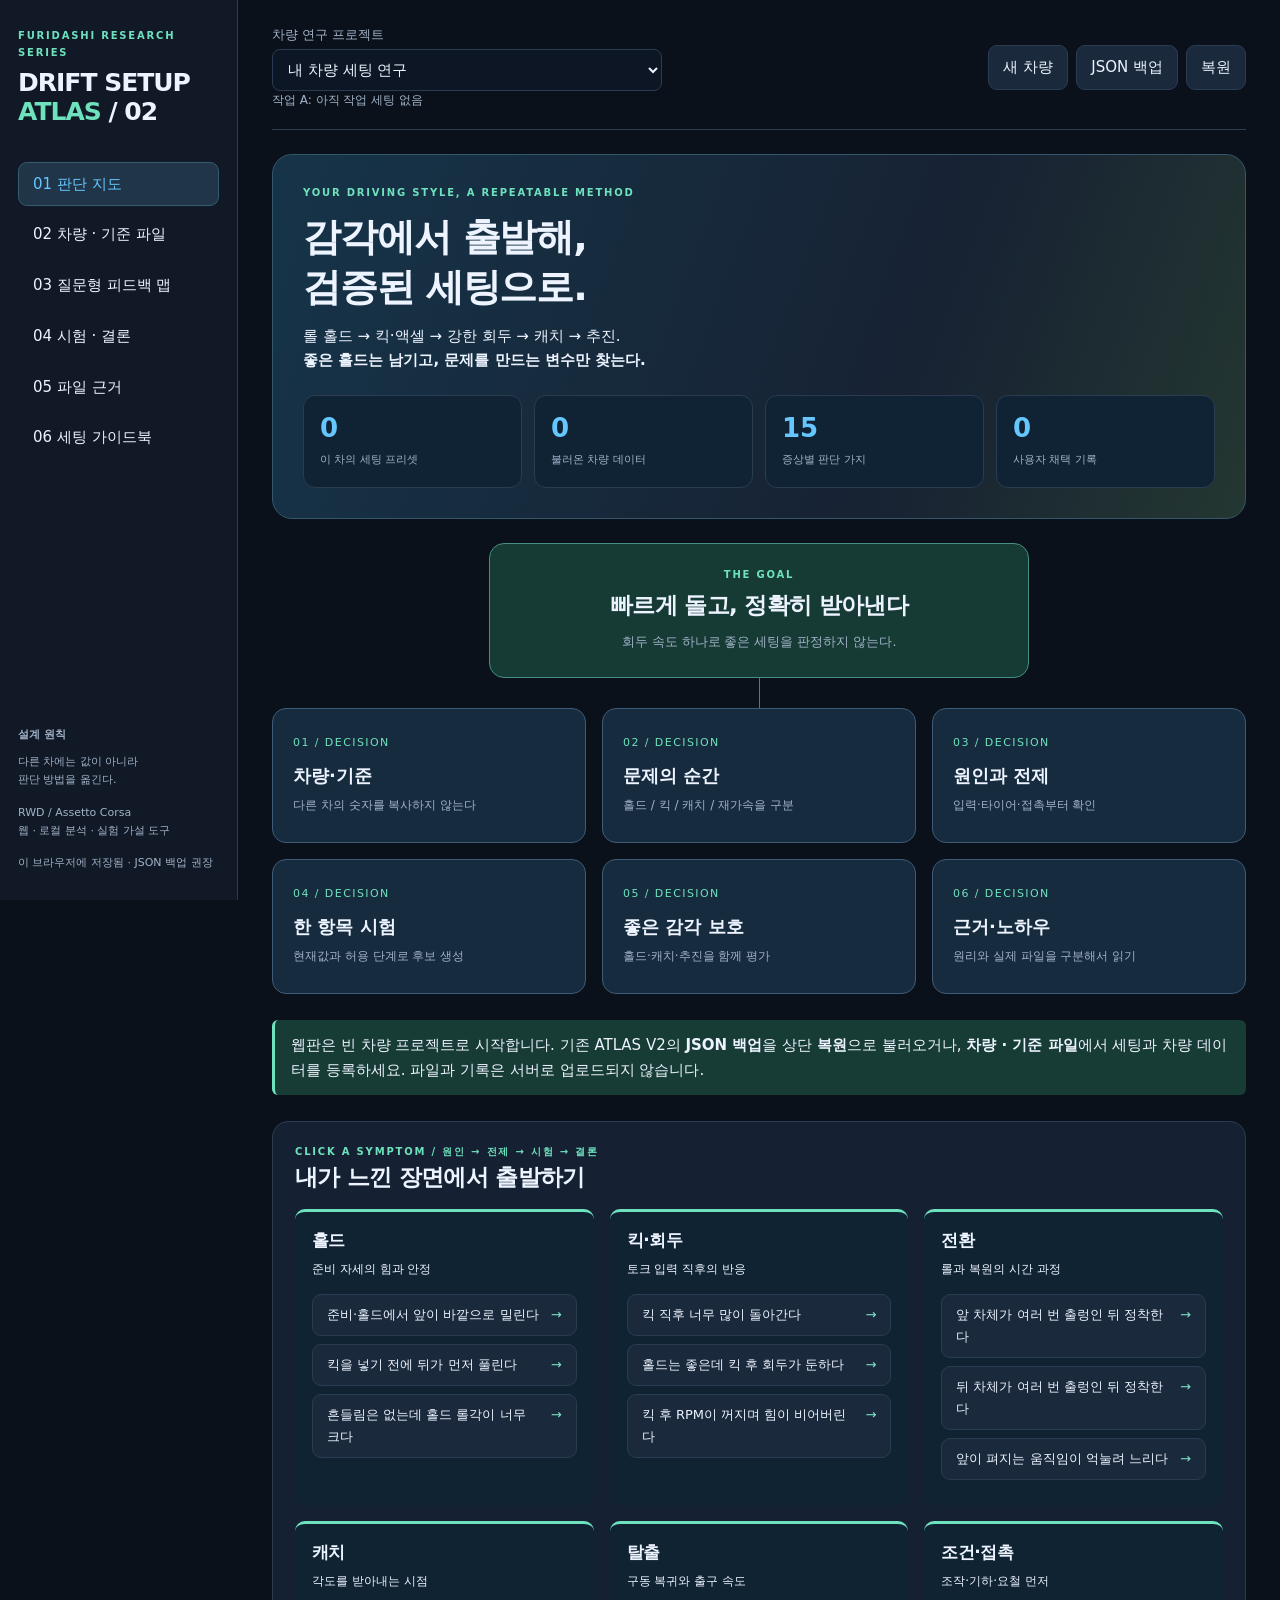
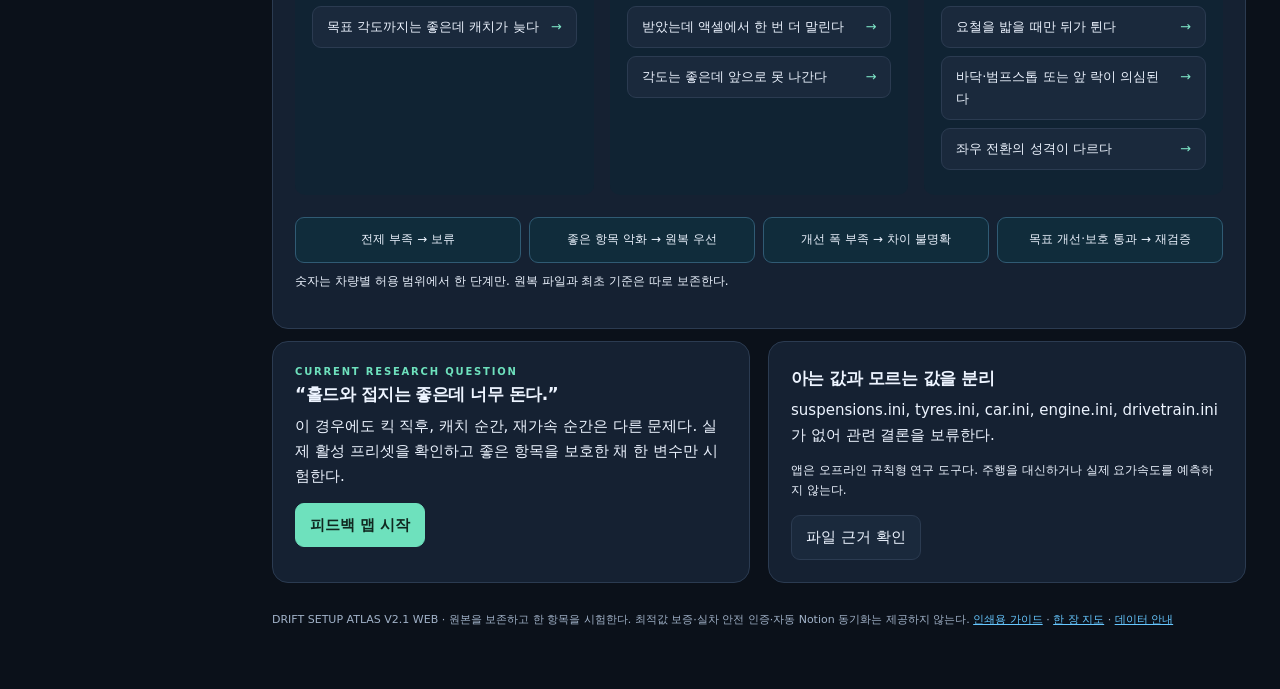
<file: drift-setup-atlas/index.html>
<!DOCTYPE html><html lang="ko"><head><meta charset="UTF-8"><meta name="viewport" content="width=device-width,initial-scale=1"><meta name="color-scheme" content="dark"><meta name="atlas-version" content="2.1.0-web"><meta name="referrer" content="no-referrer"><meta name="description" content="아세토 코르사 드리프트 세팅 판단 지도: 차량 파일 분석, 피드백 진단, A/B 시험과 INI 내보내기. 데이터는 브라우저에서 처리합니다."><meta http-equiv="Content-Security-Policy" content="default-src 'self'; script-src 'self' 'unsafe-inline'; style-src 'self' 'unsafe-inline'; img-src 'self' data: blob:; connect-src 'none'; object-src 'none'; base-uri 'self'; form-action 'none'"><title>DRIFT SETUP ATLAS · 세팅 판단 지도</title><link rel="stylesheet" href="style.css"><link rel="stylesheet" href="feedback.css?v=2.1.0"></head><body><div class="layout"><aside class="side"><div class="eyebrow">FURIDASHI RESEARCH SERIES</div><div class="brand">DRIFT SETUP<br><span>ATLAS</span> / 02</div><nav><button class="nav" data-tab="map">01 판단 지도</button><button class="nav" data-tab="files">02 차량 · 기준 파일</button><button class="nav" data-tab="feedback">03 질문형 피드백 맵</button><button class="nav" data-tab="experiment">04 시험 · 결론</button><button class="nav" data-tab="evidence">05 파일 근거</button><button class="nav" data-tab="guide">06 세팅 가이드북</button></nav><div class="bottom"><strong>설계 원칙</strong><p>다른 차에는 값이 아니라<br>판단 방법을 옮긴다.</p><p>RWD / Assetto Corsa<br>웹 · 로컬 분석 · 실험 가설 도구</p><span id="storage"></span></div></aside><main><div class="topbar"><div class="grow"><label for="projectSelect">차량 연구 프로젝트</label><select id="projectSelect"></select><div class="current-title">작업 A: <span id="currentLabel"></span></div></div><div class="actions"><button data-action="newProject">새 차량</button><button data-action="backup">JSON 백업</button><button data-action="restore">복원</button></div></div><div id="content"></div><footer class="footer">DRIFT SETUP ATLAS V2.1 WEB · 원본을 보존하고 한 항목을 시험한다. 최적값 보증·실차 안전 인증·자동 Notion 동기화는 제공하지 않는다. <a href="guide.html" target="_blank" rel="noopener">인쇄용 가이드</a> · <a href="quick-map.html" target="_blank" rel="noopener">한 장 지도</a> · <a href="privacy.html" target="_blank" rel="noopener">데이터 안내</a></footer></main></div><input type="file" id="restoreInput" accept=".json" hidden><div class="toast hidden" id="toast" role="status"></div>
<script id="atlas-data" type="application/json">{}</script>
<script src="atlas-data.js"></script>
<script src="engine.js"></script>
<script src="app.js"></script>
<script src="feedback-model.js?v=2.1.0"></script>
<script src="feedback-ui.js?v=2.1.0"></script>
</body></html>
</file>
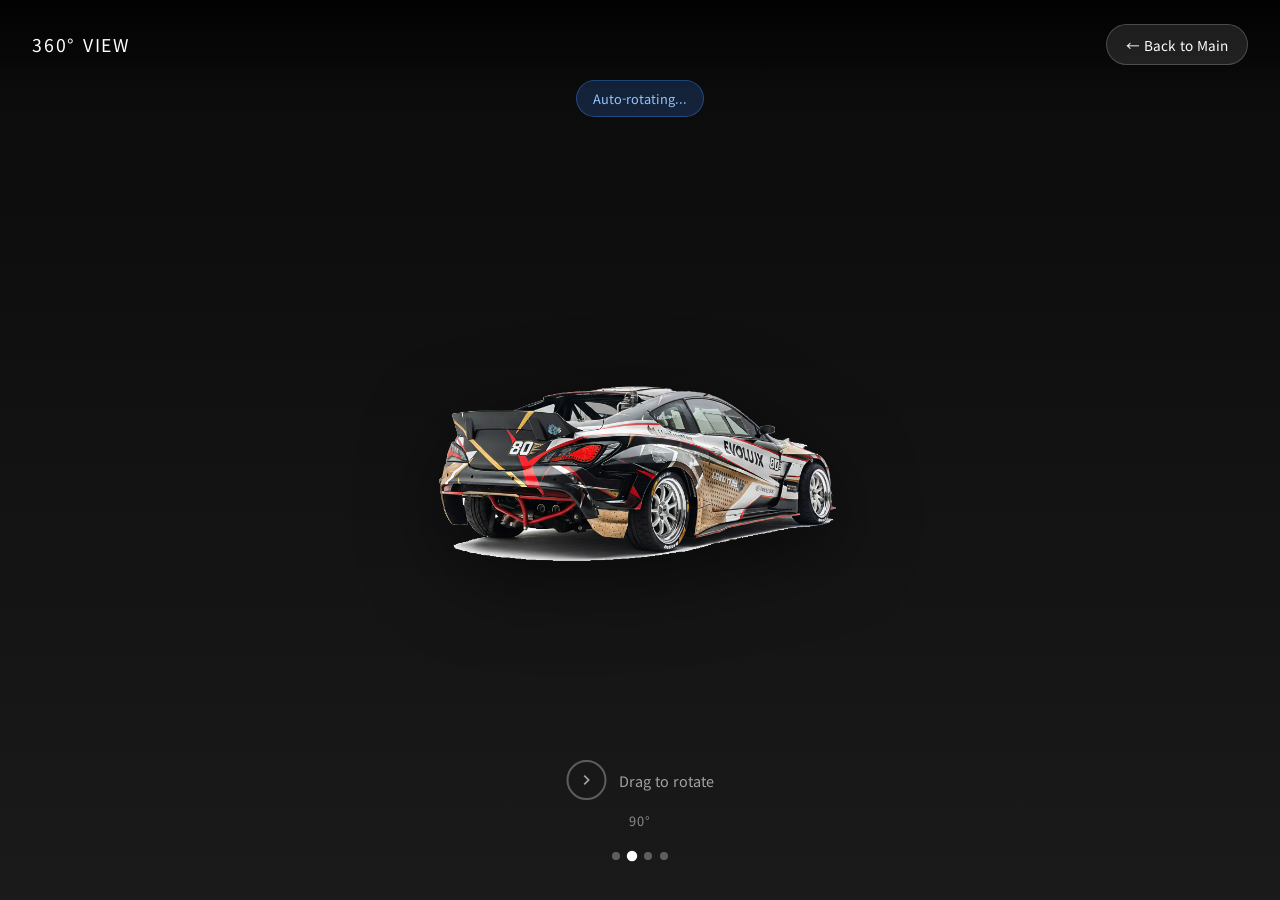
<file: 360view.html>
<!DOCTYPE html>
<html lang="ko">
<head>
    <meta charset="UTF-8">
    <meta name="viewport" content="width=device-width, initial-scale=1.0">
    <title>360° Car View - Move Automotive</title>
    <link href="https://fonts.googleapis.com/css2?family=Noto+Sans+KR:wght@300;400;500;700&display=swap" rel="stylesheet">
    <style>
        * { margin: 0; padding: 0; box-sizing: border-box; }
        body {
            font-family: 'Noto Sans KR', sans-serif;
            background: linear-gradient(180deg, #0a0a0a 0%, #1a1a1a 100%);
            color: white;
            min-height: 100vh;
            overflow: hidden;
        }

        .header {
            padding: 1.5rem 2rem;
            display: flex;
            justify-content: space-between;
            align-items: center;
            position: fixed;
            top: 0;
            left: 0;
            right: 0;
            z-index: 100;
            background: linear-gradient(180deg, rgba(0,0,0,0.8) 0%, transparent 100%);
        }
        .header h1 {
            font-size: 1.1rem;
            font-weight: 400;
            letter-spacing: 0.1em;
        }
        .back-btn {
            padding: 0.6rem 1.2rem;
            background: rgba(255,255,255,0.1);
            border: 1px solid rgba(255,255,255,0.2);
            color: white;
            text-decoration: none;
            border-radius: 25px;
            font-size: 0.85rem;
            transition: all 0.3s;
        }
        .back-btn:hover {
            background: rgba(255,255,255,0.2);
        }

        .viewer-container {
            height: 100vh;
            display: flex;
            align-items: center;
            justify-content: center;
            cursor: grab;
            user-select: none;
            position: relative;
        }
        .viewer-container:active {
            cursor: grabbing;
        }

        .car-viewer {
            position: relative;
            width: 90vw;
            max-width: 1000px;
            height: 70vh;
            display: flex;
            align-items: center;
            justify-content: center;
        }

        .car-image {
            position: absolute;
            max-width: 100%;
            max-height: 100%;
            object-fit: contain;
            opacity: 0;
            transition: opacity 0.15s ease;
            pointer-events: none;
            filter: drop-shadow(0 20px 40px rgba(0,0,0,0.5));
        }
        .car-image.active {
            opacity: 1;
        }

        .drag-hint {
            position: fixed;
            bottom: 100px;
            left: 50%;
            transform: translateX(-50%);
            display: flex;
            align-items: center;
            gap: 12px;
            color: rgba(255,255,255,0.6);
            font-size: 0.9rem;
            animation: pulse 2s ease-in-out infinite;
        }
        .drag-icon {
            width: 40px;
            height: 40px;
            border: 2px solid rgba(255,255,255,0.3);
            border-radius: 50%;
            display: flex;
            align-items: center;
            justify-content: center;
            animation: dragAnim 2s ease-in-out infinite;
        }
        .drag-icon svg {
            width: 20px;
            height: 20px;
            fill: rgba(255,255,255,0.6);
        }
        @keyframes pulse {
            0%, 100% { opacity: 0.6; }
            50% { opacity: 1; }
        }
        @keyframes dragAnim {
            0%, 100% { transform: translateX(0); }
            25% { transform: translateX(-5px); }
            75% { transform: translateX(5px); }
        }

        .progress-dots {
            position: fixed;
            bottom: 40px;
            left: 50%;
            transform: translateX(-50%);
            display: flex;
            gap: 8px;
        }
        .dot {
            width: 8px;
            height: 8px;
            border-radius: 50%;
            background: rgba(255,255,255,0.3);
            transition: all 0.3s;
        }
        .dot.active {
            background: white;
            transform: scale(1.3);
        }

        .angle-indicator {
            position: fixed;
            bottom: 70px;
            left: 50%;
            transform: translateX(-50%);
            font-size: 0.8rem;
            color: rgba(255,255,255,0.5);
            letter-spacing: 0.1em;
        }

        /* 자동 회전 힌트 */
        .auto-rotate-hint {
            position: fixed;
            top: 80px;
            left: 50%;
            transform: translateX(-50%);
            background: rgba(59, 130, 246, 0.2);
            border: 1px solid rgba(59, 130, 246, 0.4);
            padding: 0.5rem 1rem;
            border-radius: 20px;
            font-size: 0.8rem;
            color: #93c5fd;
            opacity: 0;
            transition: opacity 0.3s;
        }
        .auto-rotate-hint.visible {
            opacity: 1;
        }
    </style>
</head>
<body>
    <div class="header">
        <h1>360° VIEW</h1>
        <a href="index.html" class="back-btn">← Back to Main</a>
    </div>

    <div class="auto-rotate-hint" id="autoRotateHint">Auto-rotating...</div>

    <div class="viewer-container" id="viewer">
        <div class="car-viewer">
            <img src="images/360/1.png" class="car-image active" data-index="0" alt="Car View 1">
            <img src="images/360/2.png" class="car-image" data-index="1" alt="Car View 2">
            <img src="images/360/3.png" class="car-image" data-index="2" alt="Car View 3">
            <img src="images/360/4.png" class="car-image" data-index="3" alt="Car View 4">
        </div>
    </div>

    <div class="drag-hint" id="dragHint">
        <div class="drag-icon">
            <svg viewBox="0 0 24 24"><path d="M10 6L8.59 7.41 13.17 12l-4.58 4.59L10 18l6-6z"/></svg>
        </div>
        <span>Drag to rotate</span>
    </div>

    <div class="angle-indicator" id="angleIndicator">0°</div>

    <div class="progress-dots">
        <div class="dot active" data-index="0"></div>
        <div class="dot" data-index="1"></div>
        <div class="dot" data-index="2"></div>
        <div class="dot" data-index="3"></div>
    </div>

    <script>
        const viewer = document.getElementById('viewer');
        const images = document.querySelectorAll('.car-image');
        const dots = document.querySelectorAll('.dot');
        const dragHint = document.getElementById('dragHint');
        const angleIndicator = document.getElementById('angleIndicator');
        const autoRotateHint = document.getElementById('autoRotateHint');

        let currentIndex = 0;
        let isDragging = false;
        let startX = 0;
        let lastX = 0;
        let autoRotateInterval;
        let hasInteracted = false;

        const totalImages = images.length;
        const anglePerImage = 360 / totalImages;

        function showImage(index) {
            index = ((index % totalImages) + totalImages) % totalImages;
            currentIndex = index;

            images.forEach((img, i) => {
                img.classList.toggle('active', i === index);
            });
            dots.forEach((dot, i) => {
                dot.classList.toggle('active', i === index);
            });

            // Update angle indicator
            const angle = index * anglePerImage;
            angleIndicator.textContent = angle + '°';
        }

        // Mouse events
        viewer.addEventListener('mousedown', (e) => {
            isDragging = true;
            startX = e.clientX;
            lastX = e.clientX;
            stopAutoRotate();
            hideHint();
        });

        document.addEventListener('mousemove', (e) => {
            if (!isDragging) return;

            const deltaX = e.clientX - lastX;
            const sensitivity = 50; // pixels per image

            if (Math.abs(e.clientX - startX) > sensitivity) {
                const direction = deltaX > 0 ? 1 : -1;
                showImage(currentIndex + direction);
                startX = e.clientX;
            }
            lastX = e.clientX;
        });

        document.addEventListener('mouseup', () => {
            isDragging = false;
        });

        // Touch events
        viewer.addEventListener('touchstart', (e) => {
            isDragging = true;
            startX = e.touches[0].clientX;
            lastX = e.touches[0].clientX;
            stopAutoRotate();
            hideHint();
        });

        document.addEventListener('touchmove', (e) => {
            if (!isDragging) return;

            const deltaX = e.touches[0].clientX - lastX;
            const sensitivity = 40;

            if (Math.abs(e.touches[0].clientX - startX) > sensitivity) {
                const direction = deltaX > 0 ? 1 : -1;
                showImage(currentIndex + direction);
                startX = e.touches[0].clientX;
            }
            lastX = e.touches[0].clientX;
        });

        document.addEventListener('touchend', () => {
            isDragging = false;
        });

        // Auto rotate
        function startAutoRotate() {
            autoRotateHint.classList.add('visible');
            autoRotateInterval = setInterval(() => {
                showImage(currentIndex + 1);
            }, 1500);
        }

        function stopAutoRotate() {
            hasInteracted = true;
            autoRotateHint.classList.remove('visible');
            if (autoRotateInterval) {
                clearInterval(autoRotateInterval);
                autoRotateInterval = null;
            }
        }

        function hideHint() {
            dragHint.style.opacity = '0';
            setTimeout(() => {
                dragHint.style.display = 'none';
            }, 300);
        }

        // Click on dots
        dots.forEach((dot, i) => {
            dot.addEventListener('click', () => {
                showImage(i);
                stopAutoRotate();
                hideHint();
            });
        });

        // Start auto-rotate after 2 seconds
        setTimeout(() => {
            if (!hasInteracted) {
                startAutoRotate();
            }
        }, 2000);
    </script>
</body>
</html>
</file>
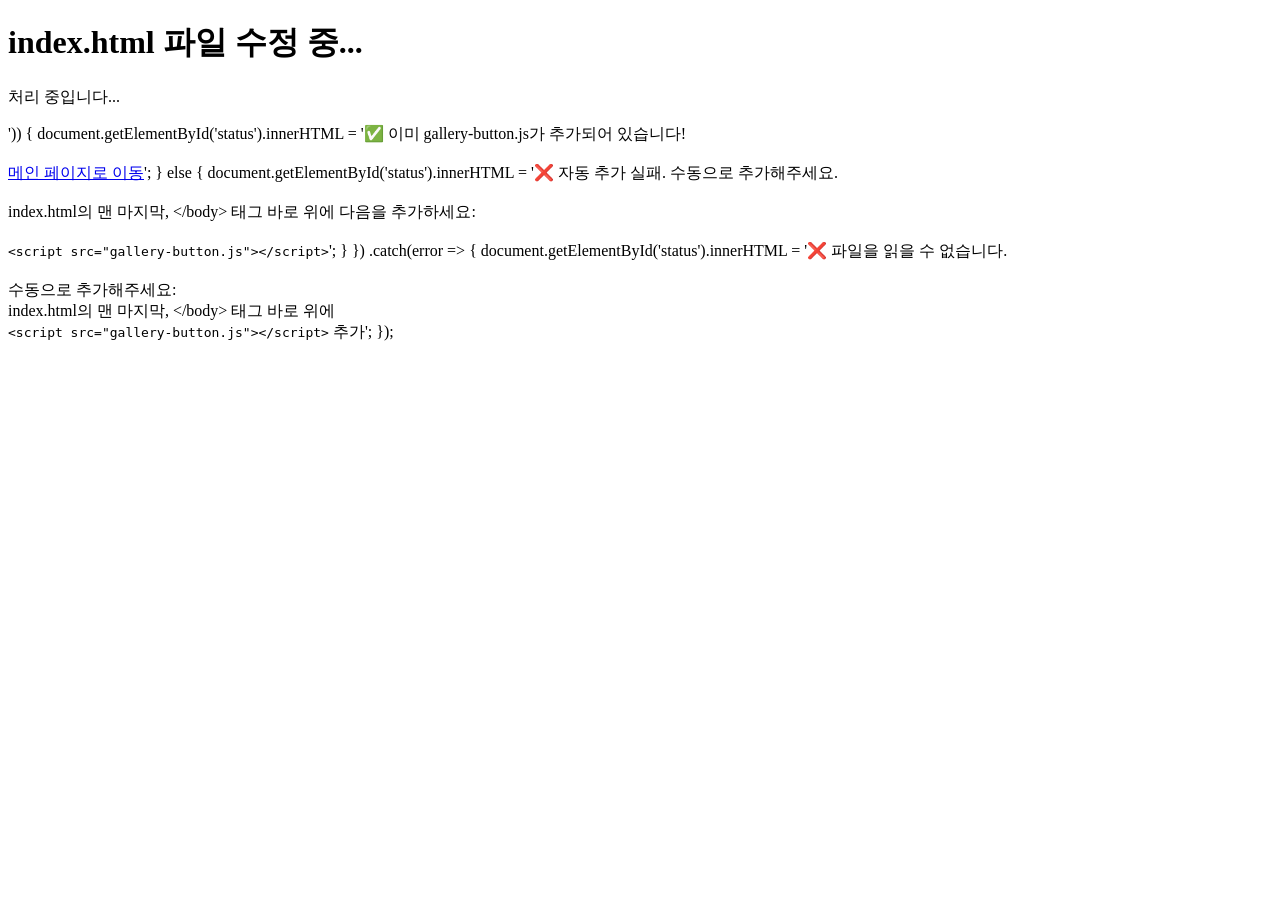
<file: add-gallery-script.html>
<!DOCTYPE html>
<html lang="ko">
<head>
    <meta charset="UTF-8">
    <meta name="viewport" content="width=device-width, initial-scale=1.0">
    <title>갤러리 스크립트 자동 추가</title>
</head>
<body>
    <h1>index.html 파일 수정 중...</h1>
    <p id="status">처리 중입니다...</p>

    <script>
        // index.html 파일을 읽어서 스크립트 태그를 추가
        fetch('index.html')
            .then(response => response.text())
            .then(html => {
                // </body> 태그 찾기
                if (html.includes('<script src="gallery-button.js"></script>')) {
                    document.getElementById('status').innerHTML = '✅ 이미 gallery-button.js가 추가되어 있습니다!<br><br><a href="index.html">메인 페이지로 이동</a>';
                } else {
                    document.getElementById('status').innerHTML = '❌ 자동 추가 실패. 수동으로 추가해주세요.<br><br>index.html의 맨 마지막, &lt;/body&gt; 태그 바로 위에 다음을 추가하세요:<br><br><code>&lt;script src="gallery-button.js"&gt;&lt;/script&gt;</code>';
                }
            })
            .catch(error => {
                document.getElementById('status').innerHTML = '❌ 파일을 읽을 수 없습니다.<br><br>수동으로 추가해주세요:<br>index.html의 맨 마지막, &lt;/body&gt; 태그 바로 위에<br><code>&lt;script src="gallery-button.js"&gt;&lt;/script&gt;</code> 추가';
            });
    </script>
</body>
</html>
</file>
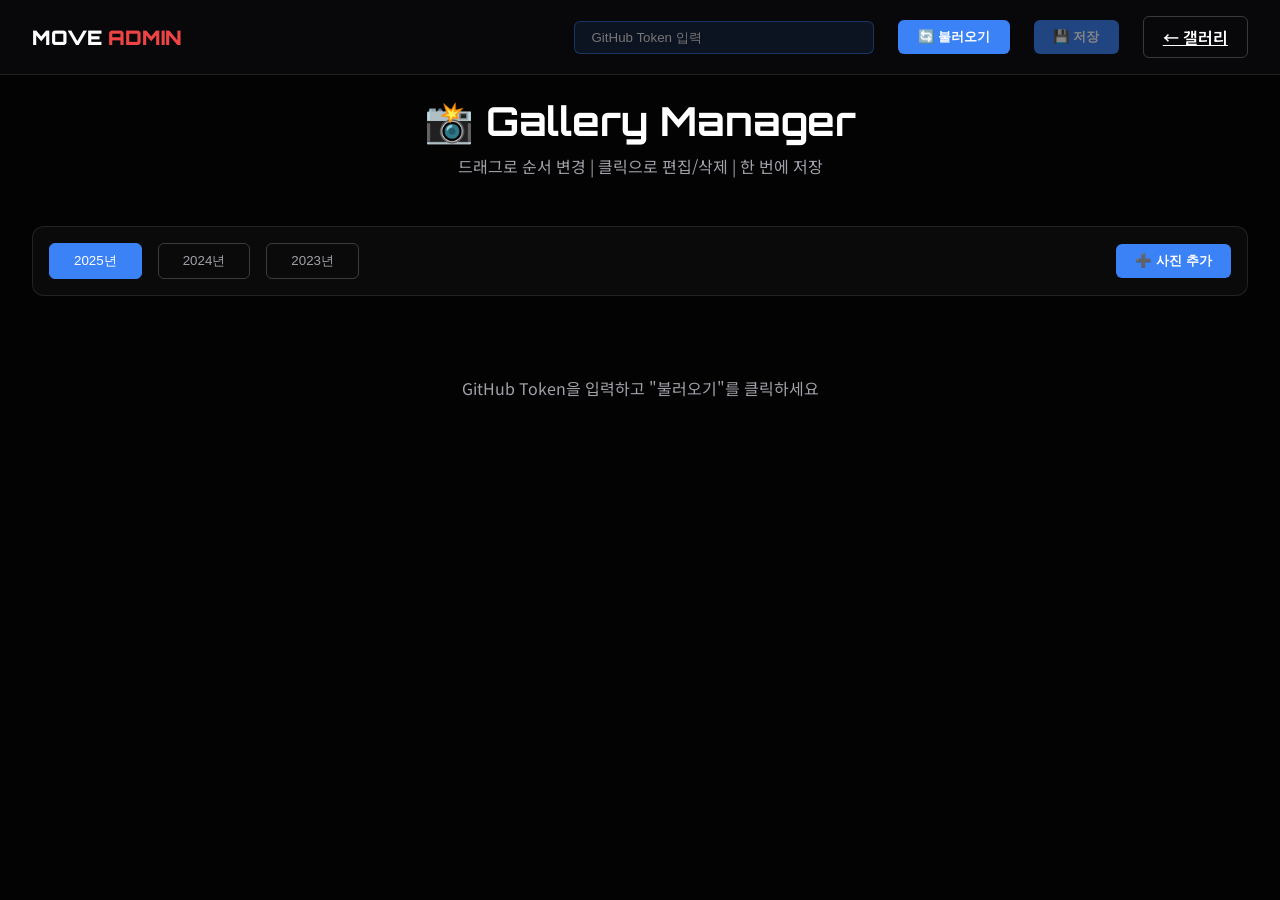
<file: admin.html>
<!DOCTYPE html>
<html lang="ko">
<head>
    <meta charset="UTF-8">
    <meta name="viewport" content="width=device-width, initial-scale=1.0">
    <title>Gallery Admin - MOVE MOTORS</title>
    <link href="https://fonts.googleapis.com/css2?family=Orbitron:wght@400;500;600;700;900&family=Noto+Sans+KR:wght@300;400;500;700&display=swap" rel="stylesheet">
    <style>
        * { margin: 0; padding: 0; box-sizing: border-box; }
        :root { --red: #ef4444; --orange: #f97316; --blue: #3b82f6; --dark: #09090b; --darker: #030303; }

        body {
            font-family: 'Noto Sans KR', sans-serif;
            background: var(--darker);
            color: white;
            overflow-x: hidden;
        }

        nav {
            position: fixed;
            top: 0;
            left: 0;
            right: 0;
            z-index: 100;
            background: rgba(9, 9, 11, 0.95);
            backdrop-filter: blur(10px);
            border-bottom: 1px solid rgba(255,255,255,0.1);
            padding: 1rem 2rem;
        }

        .nav-inner {
            max-width: 1400px;
            margin: 0 auto;
            display: flex;
            justify-content: space-between;
            align-items: center;
        }

        .logo {
            font-family: 'Orbitron', sans-serif;
            font-size: 1.25rem;
            font-weight: 900;
        }

        .logo span { color: var(--red); }

        .nav-links {
            display: flex;
            gap: 1.5rem;
            align-items: center;
        }

        .nav-links input {
            padding: 0.5rem 1rem;
            background: rgba(59, 130, 246, 0.1);
            border: 1px solid rgba(59, 130, 246, 0.3);
            border-radius: 6px;
            color: white;
            width: 300px;
        }

        .btn {
            padding: 0.5rem 1.2rem;
            background: var(--blue);
            border: none;
            border-radius: 6px;
            color: white;
            cursor: pointer;
            font-weight: 600;
            transition: all 0.3s;
        }

        .btn:hover {
            background: var(--orange);
            transform: translateY(-2px);
        }

        .btn:disabled {
            opacity: 0.5;
            cursor: not-allowed;
        }

        .btn-outline {
            background: transparent;
            border: 1px solid rgba(255,255,255,0.2);
        }

        .container {
            max-width: 1400px;
            margin: 0 auto;
            padding: 6rem 2rem 2rem;
        }

        .page-title {
            text-align: center;
            margin-bottom: 3rem;
        }

        .page-title h1 {
            font-family: 'Orbitron', sans-serif;
            font-size: 2.5rem;
            margin-bottom: 0.5rem;
        }

        .page-title p {
            color: #a1a1aa;
        }

        .toolbar {
            display: flex;
            justify-content: space-between;
            align-items: center;
            margin-bottom: 2rem;
            padding: 1rem;
            background: rgba(255,255,255,0.03);
            border-radius: 12px;
            border: 1px solid rgba(255,255,255,0.1);
        }

        .year-tabs {
            display: flex;
            gap: 1rem;
        }

        .year-tab {
            padding: 0.5rem 1.5rem;
            background: transparent;
            border: 1px solid rgba(255,255,255,0.2);
            border-radius: 6px;
            color: #a1a1aa;
            cursor: pointer;
            transition: all 0.3s;
        }

        .year-tab.active {
            background: var(--blue);
            color: white;
            border-color: var(--blue);
        }

        .gallery-grid {
            display: grid;
            grid-template-columns: repeat(auto-fill, minmax(300px, 1fr));
            gap: 1.5rem;
        }

        .gallery-item {
            background: rgba(255,255,255,0.03);
            border: 1px solid rgba(255,255,255,0.1);
            border-radius: 12px;
            overflow: hidden;
            cursor: move;
            transition: all 0.3s ease;
            position: relative;
        }

        .gallery-item:hover {
            transform: translateY(-5px);
            border-color: var(--blue);
            box-shadow: 0 10px 30px rgba(59, 130, 246, 0.3);
        }

        .gallery-item.dragging {
            opacity: 0.6;
            transform: scale(1.05) rotate(-3deg);
            box-shadow: 0 20px 60px rgba(59, 130, 246, 0.6);
            z-index: 1000;
            cursor: grabbing;
            transition: all 0.3s cubic-bezier(0.4, 0, 0.2, 1);
        }

        .gallery-item.drag-over {
            border-color: var(--orange);
            background: rgba(249, 115, 22, 0.15);
            transform: scale(0.95) translateY(10px);
            box-shadow: 0 5px 20px rgba(249, 115, 22, 0.4);
            transition: all 0.25s cubic-bezier(0.4, 0, 0.2, 1);
        }

        .gallery-item.shifting {
            transition: all 0.35s cubic-bezier(0.4, 0, 0.2, 1);
        }

        .item-image {
            width: 100%;
            height: 200px;
            object-fit: cover;
            background: rgba(59, 130, 246, 0.1);
        }

        .item-placeholder {
            width: 100%;
            height: 200px;
            display: flex;
            align-items: center;
            justify-content: center;
            font-size: 4rem;
            background: rgba(59, 130, 246, 0.05);
        }

        .item-info {
            padding: 1rem;
        }

        .item-date {
            font-size: 0.85rem;
            color: var(--blue);
            margin-bottom: 0.5rem;
        }

        .item-title {
            font-size: 1.1rem;
            font-weight: 700;
            margin-bottom: 0.5rem;
        }

        .item-desc {
            font-size: 0.9rem;
            color: #a1a1aa;
            margin-bottom: 1rem;
            line-height: 1.5;
        }

        .item-actions {
            display: flex;
            gap: 0.5rem;
        }

        .btn-small {
            padding: 0.4rem 0.8rem;
            font-size: 0.85rem;
        }

        .btn-danger {
            background: var(--red);
        }

        .add-card {
            background: rgba(59, 130, 246, 0.05);
            border: 2px dashed rgba(59, 130, 246, 0.3);
            border-radius: 12px;
            display: flex;
            flex-direction: column;
            align-items: center;
            justify-content: center;
            min-height: 340px;
            cursor: pointer;
            transition: all 0.3s;
        }

        .add-card:hover {
            background: rgba(59, 130, 246, 0.1);
            border-color: var(--blue);
        }

        .add-card-icon {
            font-size: 3rem;
            margin-bottom: 1rem;
        }

        .modal {
            display: none;
            position: fixed;
            top: 0;
            left: 0;
            width: 100%;
            height: 100%;
            background: rgba(0, 0, 0, 0.9);
            z-index: 2000;
            align-items: center;
            justify-content: center;
        }

        .modal.active {
            display: flex;
        }

        .modal-content {
            background: var(--dark);
            border: 1px solid rgba(255,255,255,0.1);
            border-radius: 12px;
            padding: 2rem;
            max-width: 600px;
            width: 90%;
            max-height: 90vh;
            overflow-y: auto;
        }

        .modal-header {
            display: flex;
            justify-content: space-between;
            align-items: center;
            margin-bottom: 2rem;
        }

        .modal-header h2 {
            font-family: 'Orbitron', sans-serif;
            font-size: 1.5rem;
        }

        .close-btn {
            font-size: 2rem;
            cursor: pointer;
            color: #a1a1aa;
            transition: color 0.3s;
        }

        .close-btn:hover {
            color: white;
        }

        .form-group {
            margin-bottom: 1.5rem;
        }

        .form-group label {
            display: block;
            margin-bottom: 0.5rem;
            color: #a1a1aa;
            font-weight: 600;
        }

        .form-group input,
        .form-group textarea,
        .form-group select {
            width: 100%;
            padding: 0.8rem;
            background: rgba(255,255,255,0.05);
            border: 1px solid rgba(255,255,255,0.1);
            border-radius: 6px;
            color: white;
            font-family: inherit;
        }

        .form-group textarea {
            min-height: 100px;
            resize: vertical;
        }

        .preview-image {
            width: 100%;
            border-radius: 6px;
            margin-top: 1rem;
        }

        .alert {
            position: fixed;
            top: 100px;
            right: 20px;
            padding: 1rem 1.5rem;
            border-radius: 8px;
            background: rgba(34, 197, 94, 0.9);
            color: white;
            z-index: 3000;
            display: none;
            animation: slideIn 0.3s;
        }

        .alert.error {
            background: rgba(239, 68, 68, 0.9);
        }

        .alert.active {
            display: block;
        }

        @keyframes slideIn {
            from { transform: translateX(400px); opacity: 0; }
            to { transform: translateX(0); opacity: 1; }
        }

        .loading {
            text-align: center;
            padding: 3rem;
            color: #a1a1aa;
        }
    </style>
</head>
<body>
    <nav>
        <div class="nav-inner">
            <div class="logo">MOVE <span>ADMIN</span></div>
            <div class="nav-links">
                <input type="text" id="tokenInput" placeholder="GitHub Token 입력">
                <button class="btn" onclick="loadGallery()">🔄 불러오기</button>
                <button class="btn" onclick="saveChanges()" id="saveBtn" disabled>💾 저장</button>
                <a href="gallery.html" class="btn btn-outline">← 갤러리</a>
            </div>
        </div>
    </nav>

    <div class="container">
        <div class="page-title">
            <h1>📸 Gallery Manager</h1>
            <p>드래그로 순서 변경 | 클릭으로 편집/삭제 | 한 번에 저장</p>
        </div>

        <div class="toolbar">
            <div class="year-tabs">
                <button class="year-tab active" data-year="2025">2025년</button>
                <button class="year-tab" data-year="2024">2024년</button>
                <button class="year-tab" data-year="2023">2023년</button>
            </div>
            <button class="btn" onclick="openAddModal()">➕ 사진 추가</button>
        </div>

        <div id="galleryContainer">
            <div class="loading">GitHub Token을 입력하고 "불러오기"를 클릭하세요</div>
        </div>
    </div>

    <!-- 추가/편집 모달 -->
    <div class="modal" id="addModal">
        <div class="modal-content">
            <div class="modal-header">
                <h2 id="modalTitle">사진 추가</h2>
                <span class="close-btn" onclick="closeModal()">&times;</span>
            </div>
            <form id="photoForm" onsubmit="handleSubmit(event)">
                <div class="form-group">
                    <label>사진</label>
                    <input type="file" id="photoInput" accept="image/*">
                    <img id="previewImg" class="preview-image" style="display:none;">
                </div>
                <div class="form-group">
                    <label>날짜</label>
                    <input type="text" id="dateInput" placeholder="2026.01.15" required>
                </div>
                <div class="form-group">
                    <label>제목</label>
                    <input type="text" id="titleInput" placeholder="예: 신년 자동차 전시회" required>
                </div>
                <div class="form-group">
                    <label>설명</label>
                    <textarea id="descInput" placeholder="사진에 대한 간단한 설명" required></textarea>
                </div>
                <button type="submit" class="btn" style="width:100%;">저장</button>
            </form>
        </div>
    </div>

    <div class="alert" id="alert"></div>

    <script>
        let galleryData = { '2025': [], '2024': [], '2023': [] };
        let currentYear = '2025';
        let hasChanges = false;
        let draggedItem = null;

        // 페이지 로드 시 저장된 토큰 불러오기 및 자동 로드
        window.addEventListener('load', () => {
            const savedToken = localStorage.getItem('githubToken');
            if (savedToken) {
                document.getElementById('tokenInput').value = savedToken;
                // 자동으로 갤러리 불러오기
                loadGallery();
            }
        });

        // 연도 탭
        document.querySelectorAll('.year-tab').forEach(tab => {
            tab.addEventListener('click', () => {
                document.querySelectorAll('.year-tab').forEach(t => t.classList.remove('active'));
                tab.classList.add('active');
                currentYear = tab.dataset.year;
                renderGallery();
            });
        });

        // 갤러리 불러오기
        async function loadGallery() {
            const token = document.getElementById('tokenInput').value.trim();
            if (!token) {
                showAlert('토큰을 입력하세요', 'error');
                return;
            }

            try {
                // 토큰 저장
                localStorage.setItem('githubToken', token);

                const content = await getFileFromGitHub(token, 'aijunny0604-alt/move-auto', 'gallery.html');
                parseGallery(content);
                renderGallery();
                showAlert('✅ 갤러리를 불러왔습니다');
            } catch (error) {
                showAlert('❌ 불러오기 실패: ' + error.message, 'error');
            }
        }

        // gallery.html 파싱
        function parseGallery(content) {
            galleryData = { '2025': [], '2024': [], '2023': [] };

            ['2025', '2024', '2023'].forEach(year => {
                const yearComment = `<!-- ${year}년 -->`;
                const parts = content.split(yearComment);
                if (parts.length < 2) return;

                const yearSection = parts[1].split('</section>')[0];

                // event-date, event-title, event-desc 기준으로 파싱
                const cards = yearSection.split('<div class="gallery-card"').slice(1);

                cards.forEach(cardHtml => {
                    const imgMatch = cardHtml.match(/<img src="([^"]+)"/);
                    const dateMatch = cardHtml.match(/event-date">([^<]+)</);
                    const titleMatch = cardHtml.match(/event-title">([^<]+)</);
                    const descMatch = cardHtml.match(/event-desc">([^<]+)</);

                    if (dateMatch && titleMatch && descMatch) {
                        galleryData[year].push({
                            img: imgMatch ? imgMatch[1] : '',
                            hasImage: !!imgMatch,
                            date: dateMatch[1],
                            title: titleMatch[1],
                            desc: descMatch[1]
                        });
                    }
                });

                console.log(`${year}년:`, galleryData[year].length, '개 사진');
            });

            console.log('전체 galleryData:', galleryData);
        }

        // 갤러리 렌더링
        function renderGallery() {
            const container = document.getElementById('galleryContainer');
            const items = galleryData[currentYear];

            console.log('Rendering year:', currentYear, 'Items:', items); // 디버깅

            // GitHub Pages base URL for images
            const baseUrl = 'https://aijunny0604-alt.github.io/move-auto/';

            container.innerHTML = `
                <div class="gallery-grid">
                    ${items.map((item, index) => `
                        <div class="gallery-item" draggable="true" data-index="${index}">
                            ${item.img && item.img !== ''
                                ? `<img src="${baseUrl}${encodeURI(item.img)}" class="item-image" alt="${item.title}" onerror="this.parentElement.innerHTML='<div class=\\'item-placeholder\\'>📷</div>'">`
                                : `<div class="item-placeholder">📷</div>`
                            }
                            <div class="item-info">
                                <div class="item-date">${item.date}</div>
                                <div class="item-title">${item.title}</div>
                                <div class="item-desc">${item.desc}</div>
                                <div class="item-actions">
                                    <button class="btn btn-small" onclick="editItem(${index})">✏️ 편집</button>
                                    <button class="btn btn-small btn-danger" onclick="deleteItem(${index})">🗑️ 삭제</button>
                                </div>
                            </div>
                        </div>
                    `).join('')}
                    <div class="add-card" onclick="openAddModal()">
                        <div class="add-card-icon">➕</div>
                        <div>새 사진 추가</div>
                    </div>
                </div>
            `;

            initDrag();
        }

        // 드래그 앤 드롭 (고급 애니메이션)
        let lastTarget = null;
        let dragTimeout = null;

        function initDrag() {
            document.querySelectorAll('.gallery-item').forEach(item => {
                item.style.cursor = 'grab';
                item.addEventListener('dragstart', handleDragStart);
                item.addEventListener('dragover', handleDragOver);
                item.addEventListener('dragenter', handleDragEnter);
                item.addEventListener('dragleave', handleDragLeave);
                item.addEventListener('drop', handleDrop);
                item.addEventListener('dragend', handleDragEnd);
            });
        }

        function handleDragStart(e) {
            draggedItem = this;
            setTimeout(() => this.classList.add('dragging'), 0);
            e.dataTransfer.effectAllowed = 'move';
            e.dataTransfer.setData('text/html', this.innerHTML);

            // 모든 아이템에 shifting 클래스 추가 (부드러운 전환)
            document.querySelectorAll('.gallery-item').forEach(item => {
                if (item !== this) item.classList.add('shifting');
            });
        }

        function handleDragEnter(e) {
            if (this === draggedItem || !this.classList.contains('gallery-item')) return;

            lastTarget = this;
            this.classList.add('drag-over');
        }

        function handleDragOver(e) {
            e.preventDefault();
            e.dataTransfer.dropEffect = 'move';

            if (this !== draggedItem && this.classList.contains('gallery-item')) {
                // 디바운스로 부드러운 위치 변경
                if (dragTimeout) clearTimeout(dragTimeout);

                dragTimeout = setTimeout(() => {
                    const draggedIndex = parseInt(draggedItem.dataset.index);
                    const targetIndex = parseInt(this.dataset.index);

                    if (!isNaN(draggedIndex) && !isNaN(targetIndex) && draggedIndex !== targetIndex) {
                        const items = galleryData[currentYear];
                        const draggedData = items[draggedIndex];

                        // 부드러운 배열 재정렬
                        items.splice(draggedIndex, 1);
                        items.splice(targetIndex, 0, draggedData);

                        renderGallery();
                    }
                }, 50); // 50ms 디바운스로 부드러운 애니메이션
            }
        }

        function handleDragLeave(e) {
            if (e.target === this) {
                this.classList.remove('drag-over');
            }
        }

        function handleDrop(e) {
            e.preventDefault();
            e.stopPropagation();

            if (dragTimeout) clearTimeout(dragTimeout);
            this.classList.remove('drag-over');

            if (draggedItem !== this && this.classList.contains('gallery-item')) {
                markChanged();
            }
        }

        function handleDragEnd(e) {
            if (dragTimeout) clearTimeout(dragTimeout);

            this.classList.remove('dragging');

            // 모든 드래그 관련 클래스 제거
            document.querySelectorAll('.gallery-item').forEach(item => {
                item.classList.remove('drag-over', 'shifting');
                item.style.cursor = 'grab';
            });

            lastTarget = null;
        }

        // 모달
        function openAddModal() {
            document.getElementById('modalTitle').textContent = '사진 추가';
            document.getElementById('photoForm').reset();
            document.getElementById('previewImg').style.display = 'none';
            document.getElementById('addModal').classList.add('active');
        }

        function closeModal() {
            document.getElementById('addModal').classList.remove('active');
        }

        // 미리보기
        document.getElementById('photoInput').addEventListener('change', function(e) {
            const file = e.target.files[0];
            if (file) {
                const reader = new FileReader();
                reader.onload = function(e) {
                    const preview = document.getElementById('previewImg');
                    preview.src = e.target.result;
                    preview.style.display = 'block';
                };
                reader.readAsDataURL(file);
            }
        });

        // 폼 제출
        async function handleSubmit(e) {
            e.preventDefault();

            const token = document.getElementById('tokenInput').value.trim();
            const photoFile = document.getElementById('photoInput').files[0];
            const date = document.getElementById('dateInput').value;
            const title = document.getElementById('titleInput').value;
            const desc = document.getElementById('descInput').value;

            try {
                let imgPath = '';

                if (photoFile) {
                    // 파일 확장자 추출
                    const ext = photoFile.name.split('.').pop().toLowerCase();
                    // 한글 파일명 문제 해결 - 타임스탬프 기반 영문 파일명 생성
                    const safeFileName = `photo_${Date.now()}.${ext}`;
                    imgPath = `images/${safeFileName}`;
                    const photoContent = await fileToBase64(photoFile);
                    await uploadToGitHub(token, 'aijunny0604-alt/move-auto', imgPath, photoContent.split(',')[1]);
                }

                galleryData[currentYear].unshift({
                    img: imgPath,
                    hasImage: !!photoFile,
                    date: date,
                    title: title,
                    desc: desc
                });

                markChanged();
                renderGallery();
                closeModal();
                showAlert('✅ 사진이 추가되었습니다. "저장" 버튼을 클릭하세요');
            } catch (error) {
                showAlert('❌ 오류: ' + error.message, 'error');
            }
        }

        // 삭제
        function deleteItem(index) {
            if (confirm('정말 삭제하시겠습니까?')) {
                galleryData[currentYear].splice(index, 1);
                markChanged();
                renderGallery();
                showAlert('삭제되었습니다. "저장" 버튼을 클릭하세요');
            }
        }

        // 변경 표시
        function markChanged() {
            hasChanges = true;
            document.getElementById('saveBtn').disabled = false;
        }

        // 저장
        async function saveChanges() {
            const token = document.getElementById('tokenInput').value.trim();
            if (!token) {
                showAlert('토큰을 입력하세요', 'error');
                return;
            }

            try {
                const content = await getFileFromGitHub(token, 'aijunny0604-alt/move-auto', 'gallery.html');
                const updated = buildGalleryHTML(content);
                await updateFileOnGitHub(token, 'aijunny0604-alt/move-auto', 'gallery.html', updated);

                hasChanges = false;
                document.getElementById('saveBtn').disabled = true;
                showAlert('✅ 저장 완료! 잠시 후 갤러리에서 확인하세요');
            } catch (error) {
                showAlert('❌ 저장 실패: ' + error.message, 'error');
            }
        }

        // gallery.html 재구성
        function buildGalleryHTML(original) {
            // 기존 파일에서 헤더와 푸터 추출
            const headerEnd = original.indexOf('<!-- 2025년 -->');
            const footerStart = original.indexOf('<!-- 라이트박스 -->');

            const header = original.substring(0, headerEnd);
            const footer = original.substring(footerStart);

            // 전체 아이템 배열 생성 (galleryData 기준)
            const allItems = [...galleryData['2025'], ...galleryData['2024'], ...galleryData['2023']];

            // 각 연도별 섹션 생성
            const yearSections = ['2025', '2024', '2023'].map(year => {
                const items = galleryData[year];
                const yearTitle = year === '2025' ? 'D1 LIGHTS 시즌 | 국내외 주요 대회' :
                                 year === '2024' ? '일본 진출 | 국내 대회 우승' : '무브 오토모티브의 시작';

                const cardsHTML = items.map((item) => {
                    const globalIdx = allItems.findIndex(i => i === item);

                    return `<div class="gallery-card" onclick="openLightbox(${globalIdx})">
                    <div class="gallery-card-image">
                        ${item.img && item.img !== ''
                            ? `<img src="${item.img}" alt="${item.title}">`
                            : `<span class="image-placeholder">📷</span>`
                        }
                        <div class="zoom-icon">
                            <svg viewBox="0 0 24 24"><path d="M15.5 14h-.79l-.28-.27C15.41 12.59 16 11.11 16 9.5 16 5.91 13.09 3 9.5 3S3 5.91 3 9.5 5.91 16 9.5 16c1.61 0 3.09-.59 4.23-1.57l.27.28v.79l5 4.99L20.49 19l-4.99-5zm-6 0C7.01 14 5 11.99 5 9.5S7.01 5 9.5 5 14 7.01 14 9.5 11.99 14 9.5 14z"/><path d="M12 10h-2v2H9v-2H7V9h2V7h1v2h2v1z"/></svg>
                        </div>
                    </div>
                    <div class="gallery-card-info">
                        <span class="event-date">${item.date}</span>
                        <h3 class="event-title">${item.title}</h3>
                        <p class="event-desc">${item.desc}</p>
                    </div>
                </div>

                `;
                }).join('');

                return `        <!-- ${year}년 -->
        <section class="year-section year-${year}">
            <div class="year-header">
                <h2>${year}</h2>
                <p>${yearTitle}</p>
            </div>
            <div class="gallery-grid">
                ${cardsHTML}</div>
        </section>

        `;
            }).join('');

            // galleryData JavaScript 생성
            const dataJS = allItems.map(i => `{ title: "${i.title}", desc: "${i.desc.replace(/\n/g, '\\n')}", date: "${i.date}", img: "${i.img}" }`).join(',\n            ');

            // 최종 HTML 조합
            let finalContent = header + yearSections + footer;
            finalContent = finalContent.replace(/const galleryData = \[[\s\S]*?\];/, `const galleryData = [\n            ${dataJS}\n        ];`);

            return finalContent;
        }

        // 유틸리티
        function fileToBase64(file) {
            return new Promise((resolve, reject) => {
                const reader = new FileReader();
                reader.onload = () => resolve(reader.result);
                reader.onerror = reject;
                reader.readAsDataURL(file);
            });
        }

        async function uploadToGitHub(token, repo, path, content) {
            const response = await fetch(`https://api.github.com/repos/${repo}/contents/${path}`, {
                method: 'PUT',
                headers: {
                    'Authorization': `token ${token}`,
                    'Content-Type': 'application/json',
                },
                body: JSON.stringify({
                    message: `Add photo: ${path}`,
                    content: content
                })
            });

            if (!response.ok) {
                const errorData = await response.json();
                throw new Error(errorData.message || response.statusText);
            }

            return response.json();
        }

        async function getFileFromGitHub(token, repo, path) {
            const response = await fetch(`https://api.github.com/repos/${repo}/contents/${path}`, {
                headers: { 'Authorization': `token ${token}` }
            });

            if (!response.ok) throw new Error('파일 가져오기 실패');

            const data = await response.json();
            const binaryString = atob(data.content);
            const bytes = new Uint8Array(binaryString.length);
            for (let i = 0; i < binaryString.length; i++) {
                bytes[i] = binaryString.charCodeAt(i);
            }
            return new TextDecoder('utf-8').decode(bytes);
        }

        async function updateFileOnGitHub(token, repo, path, content) {
            const getResponse = await fetch(`https://api.github.com/repos/${repo}/contents/${path}`, {
                headers: { 'Authorization': `token ${token}` }
            });

            const fileData = await getResponse.json();
            const encoder = new TextEncoder();
            const uint8array = encoder.encode(content);
            let binaryString = '';
            for (let i = 0; i < uint8array.length; i++) {
                binaryString += String.fromCharCode(uint8array[i]);
            }

            const response = await fetch(`https://api.github.com/repos/${repo}/contents/${path}`, {
                method: 'PUT',
                headers: {
                    'Authorization': `token ${token}`,
                    'Content-Type': 'application/json',
                },
                body: JSON.stringify({
                    message: 'Update gallery from admin panel',
                    content: btoa(binaryString),
                    sha: fileData.sha
                })
            });

            if (!response.ok) {
                const errorData = await response.json();
                throw new Error(errorData.message || response.statusText);
            }

            return response.json();
        }

        function showAlert(message, type = 'success') {
            const alert = document.getElementById('alert');
            alert.textContent = message;
            alert.className = `alert ${type} active`;
            setTimeout(() => {
                alert.className = 'alert';
            }, 5000);
        }
    </script>
</body>
</html>
</file>
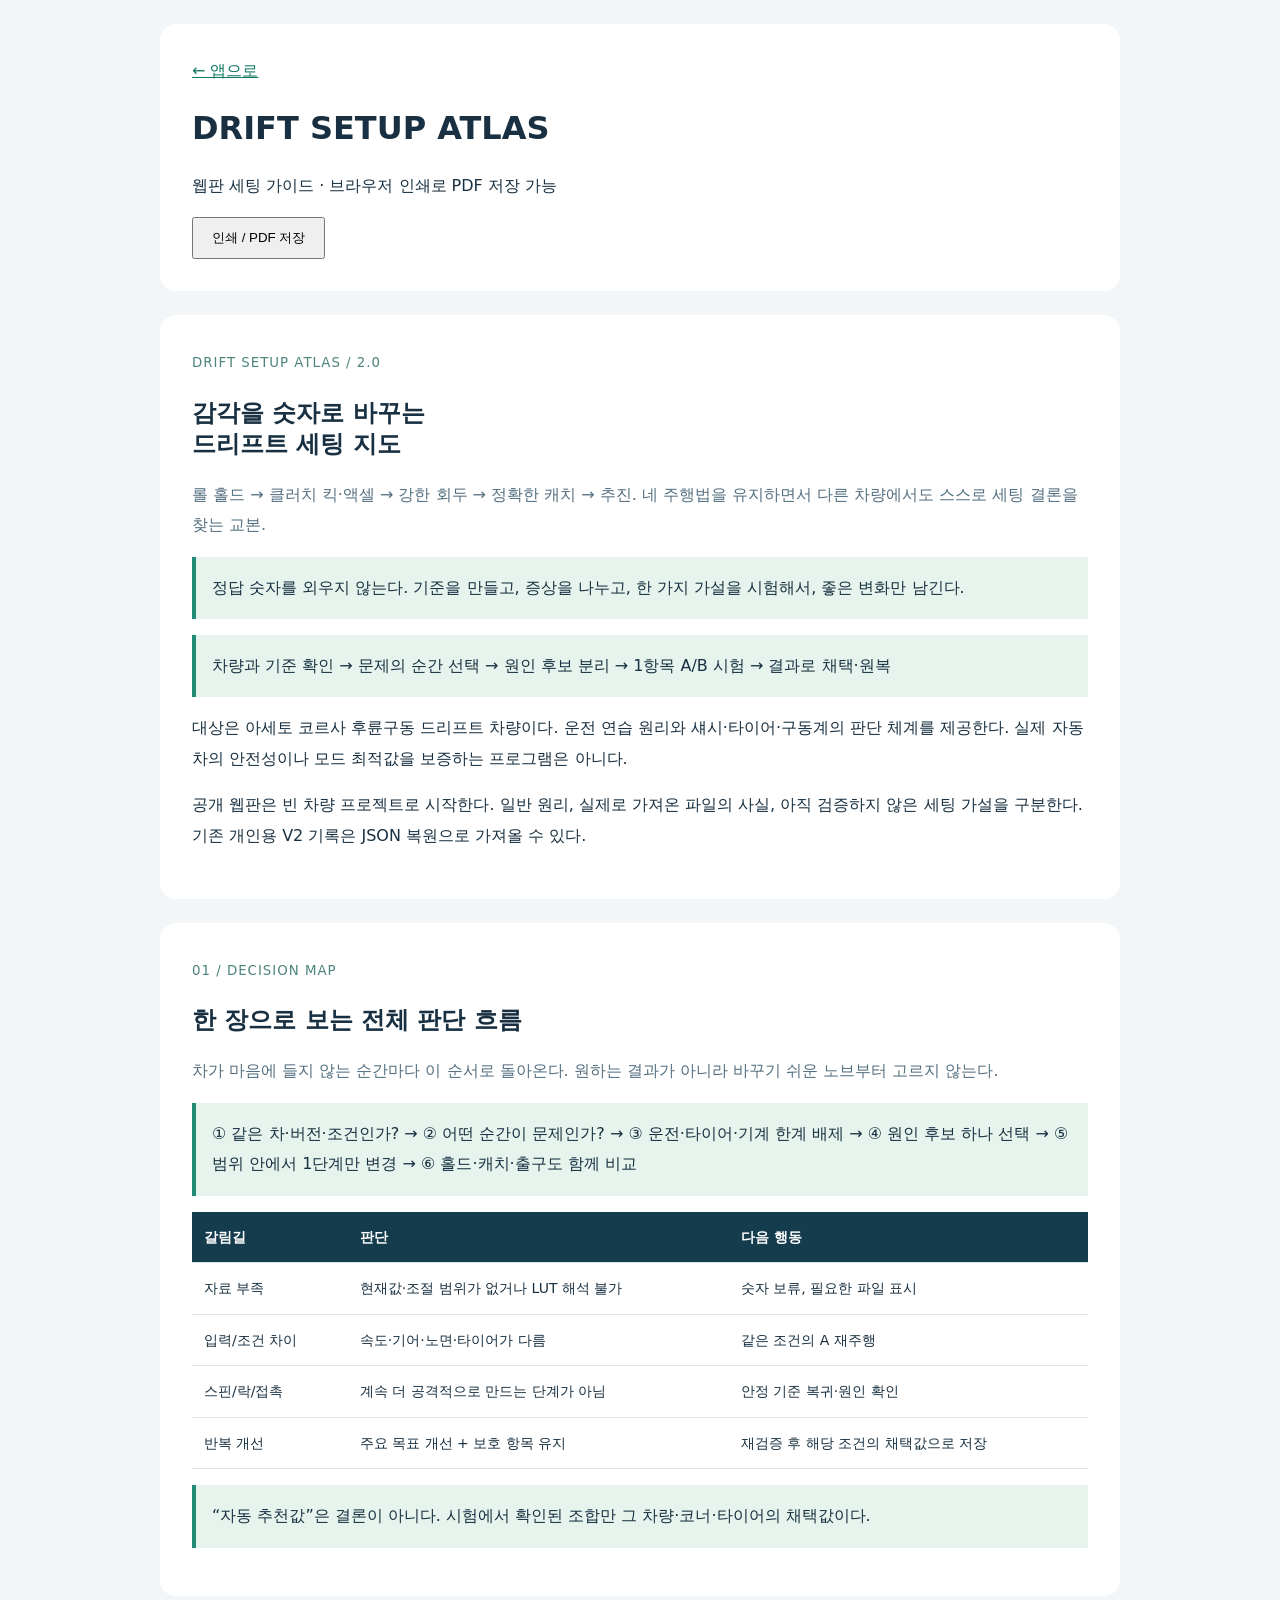
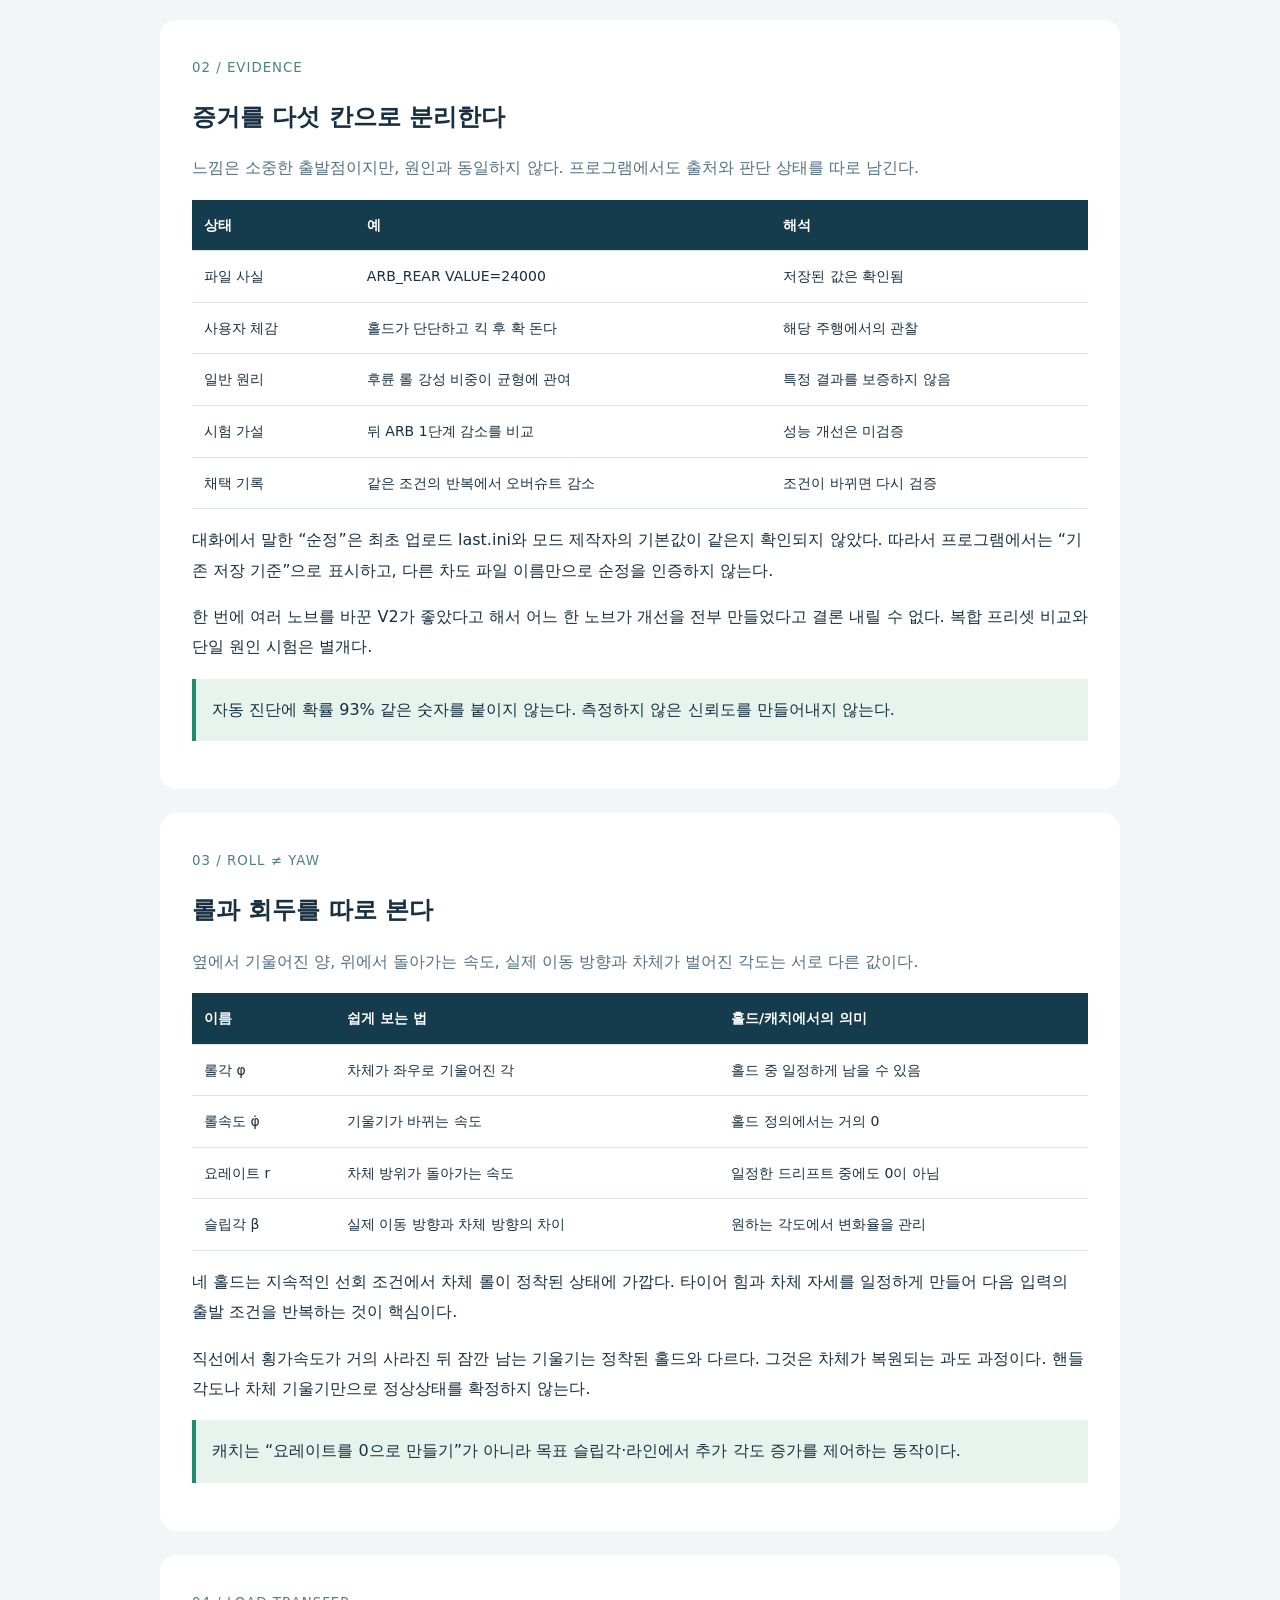
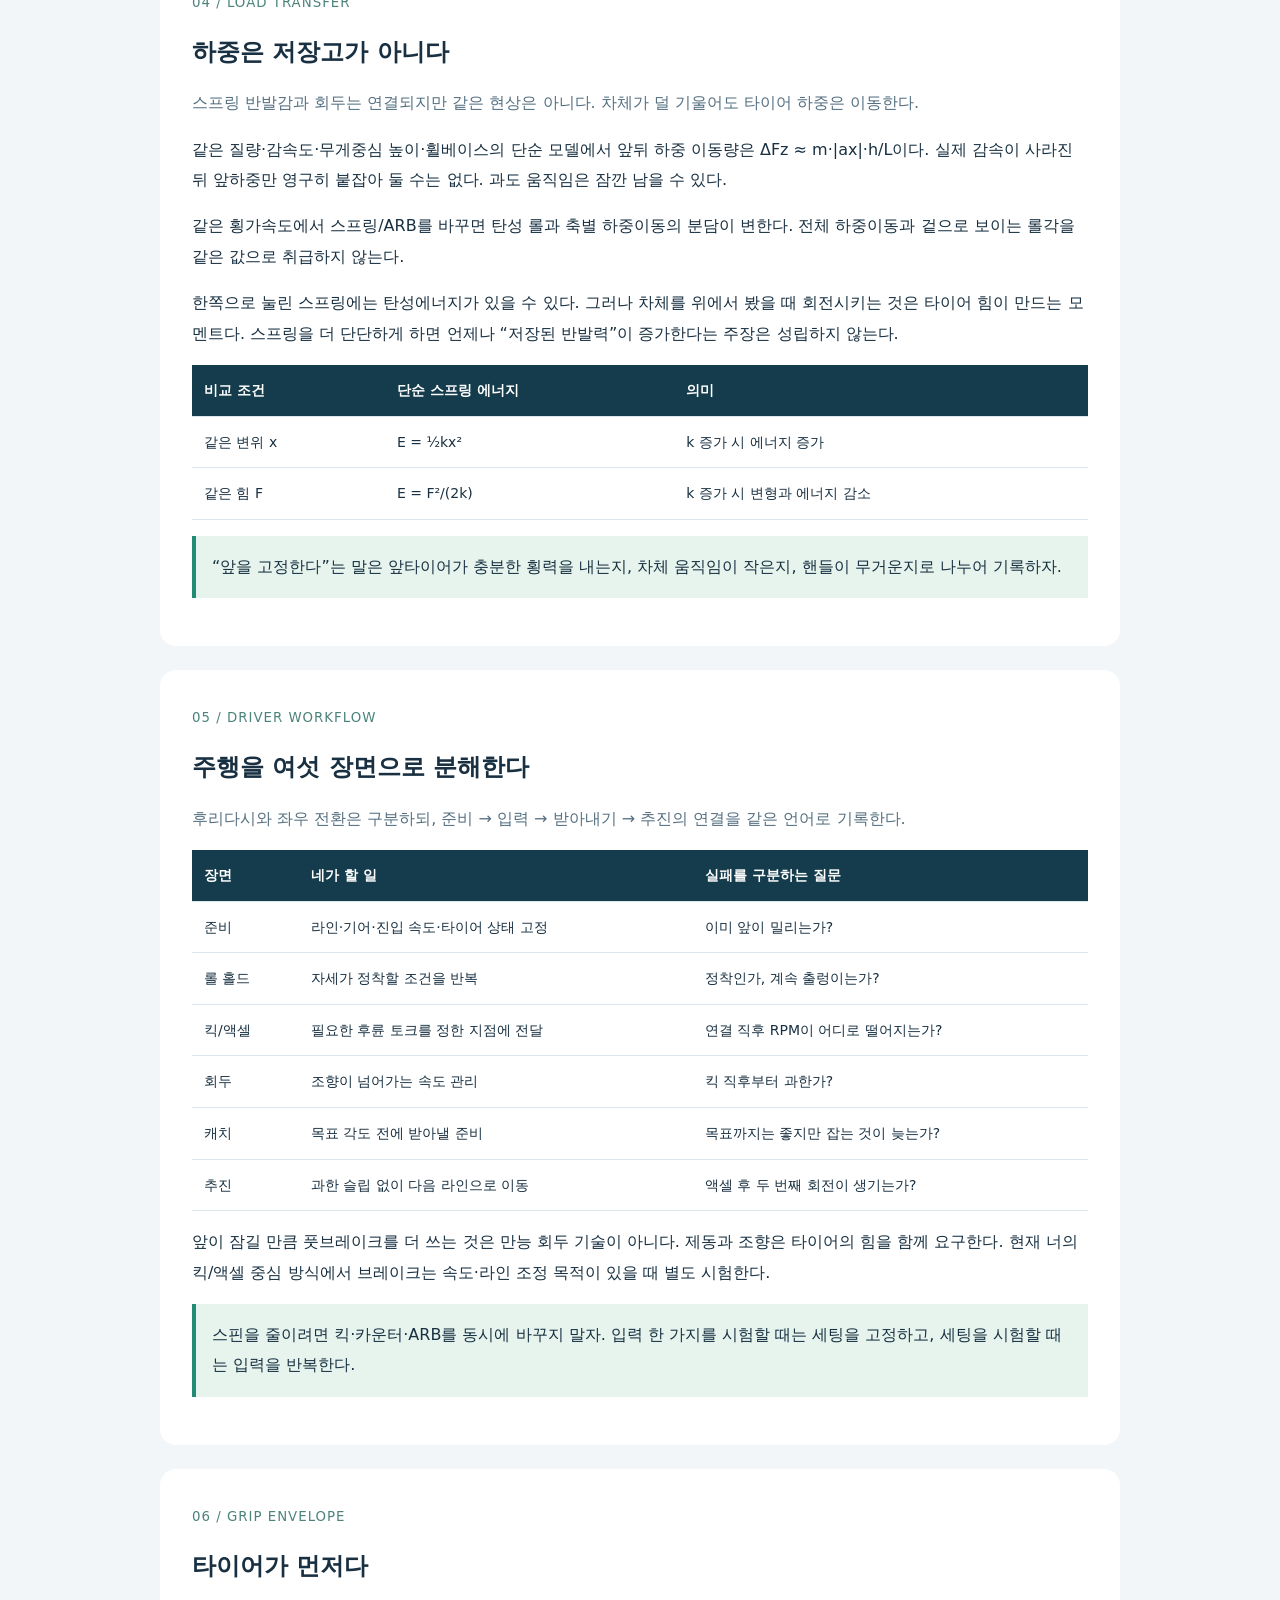
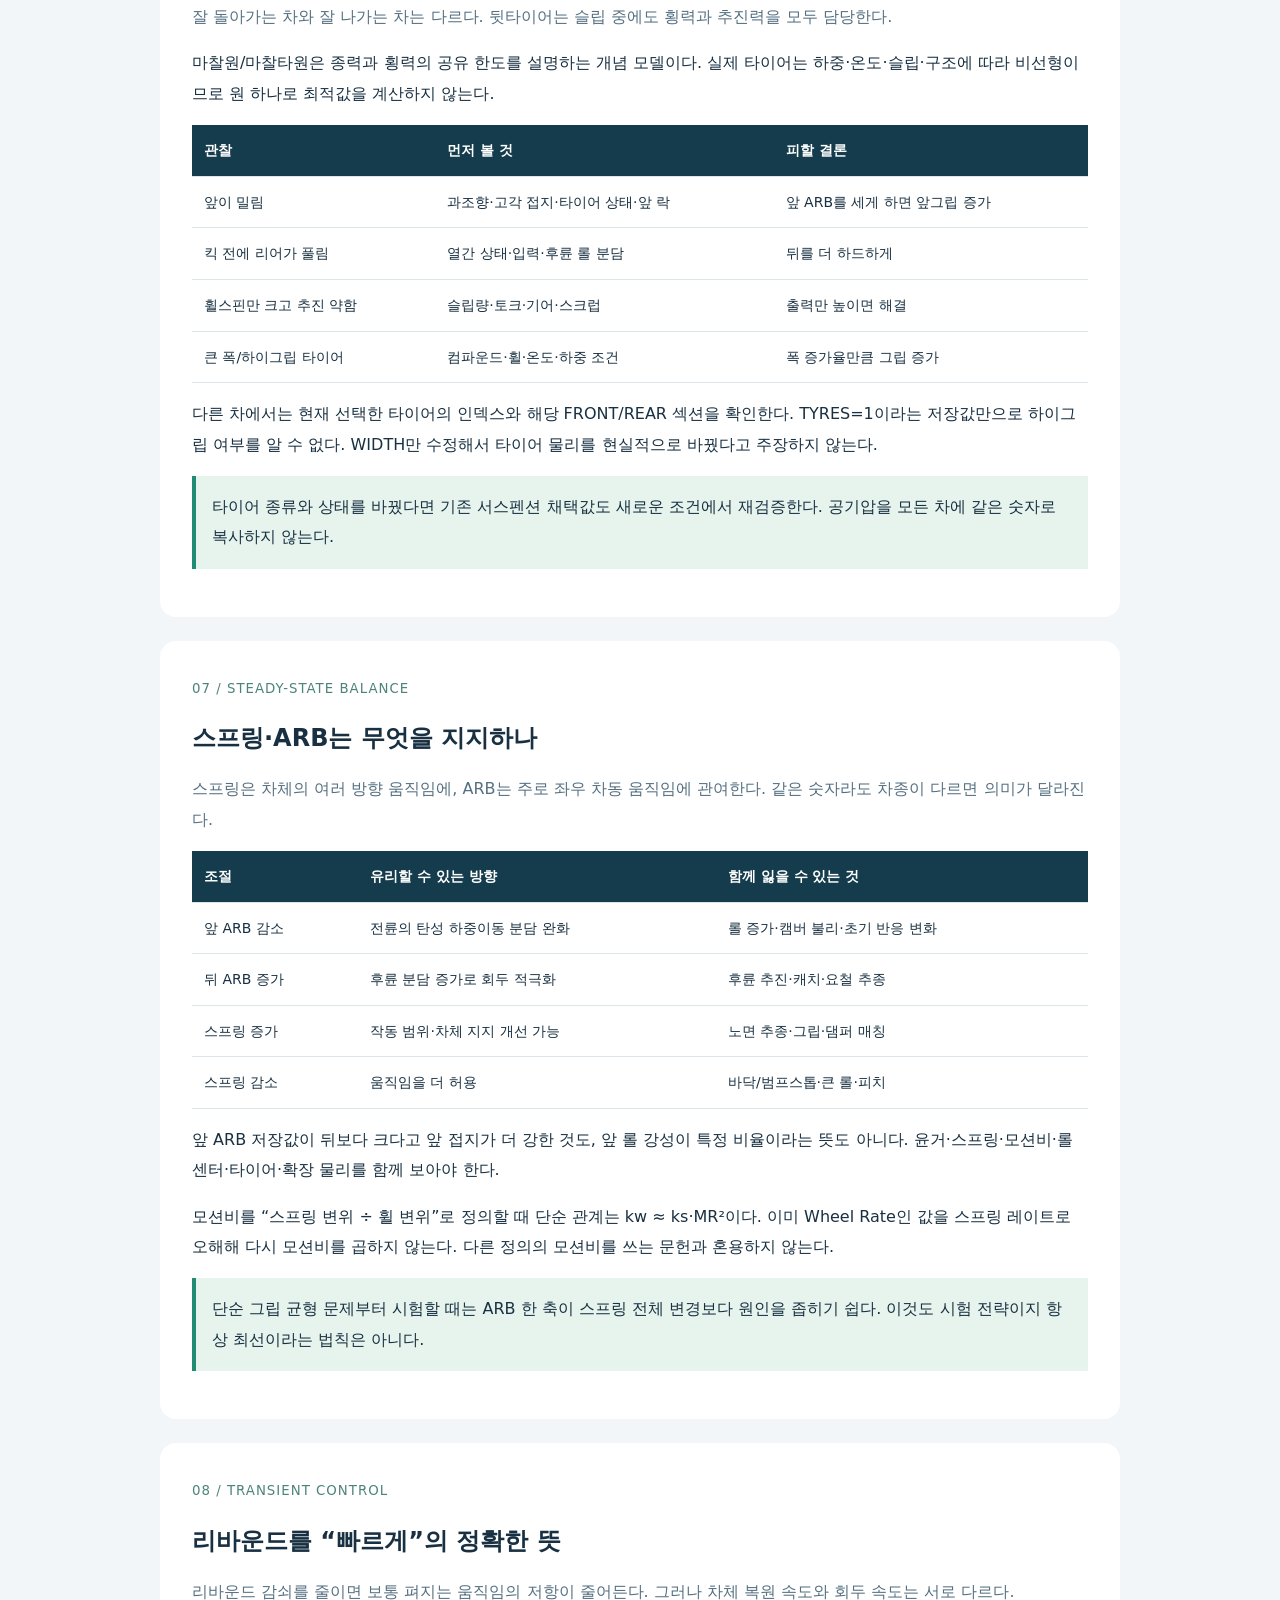
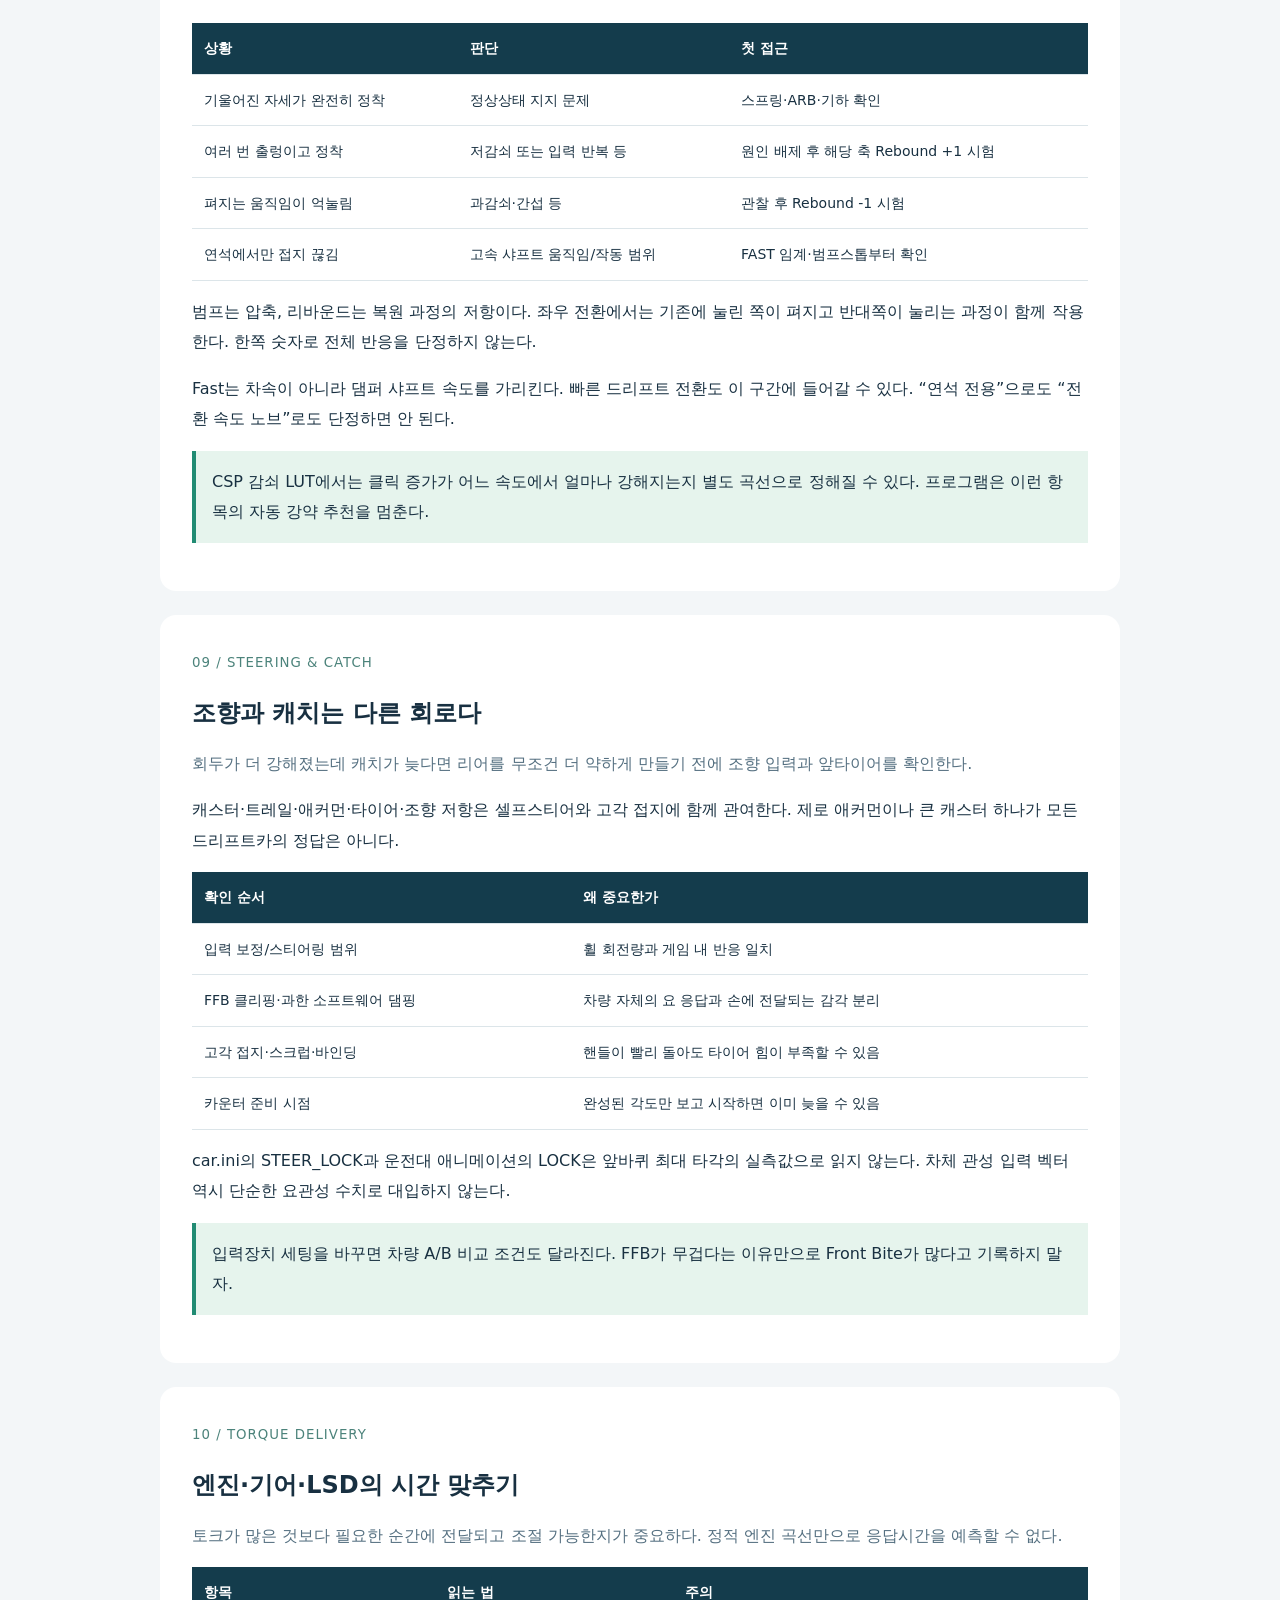
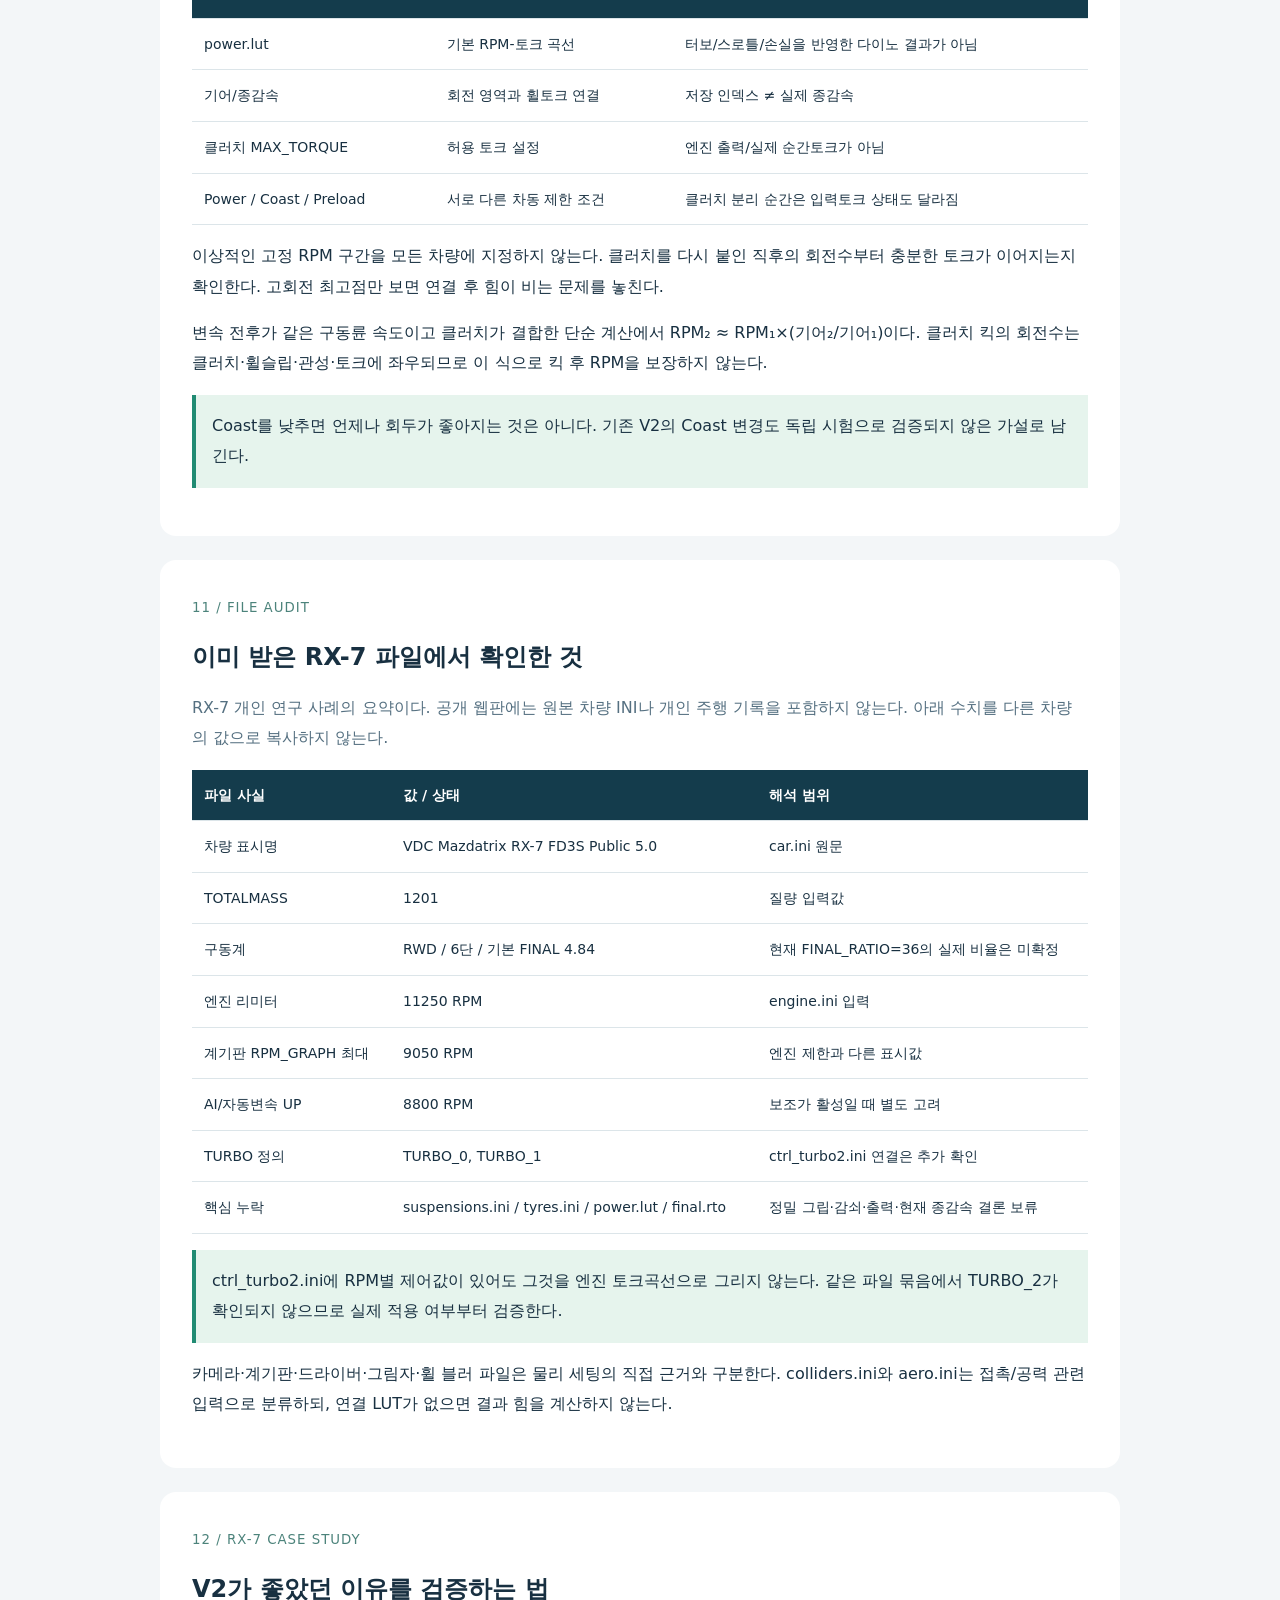
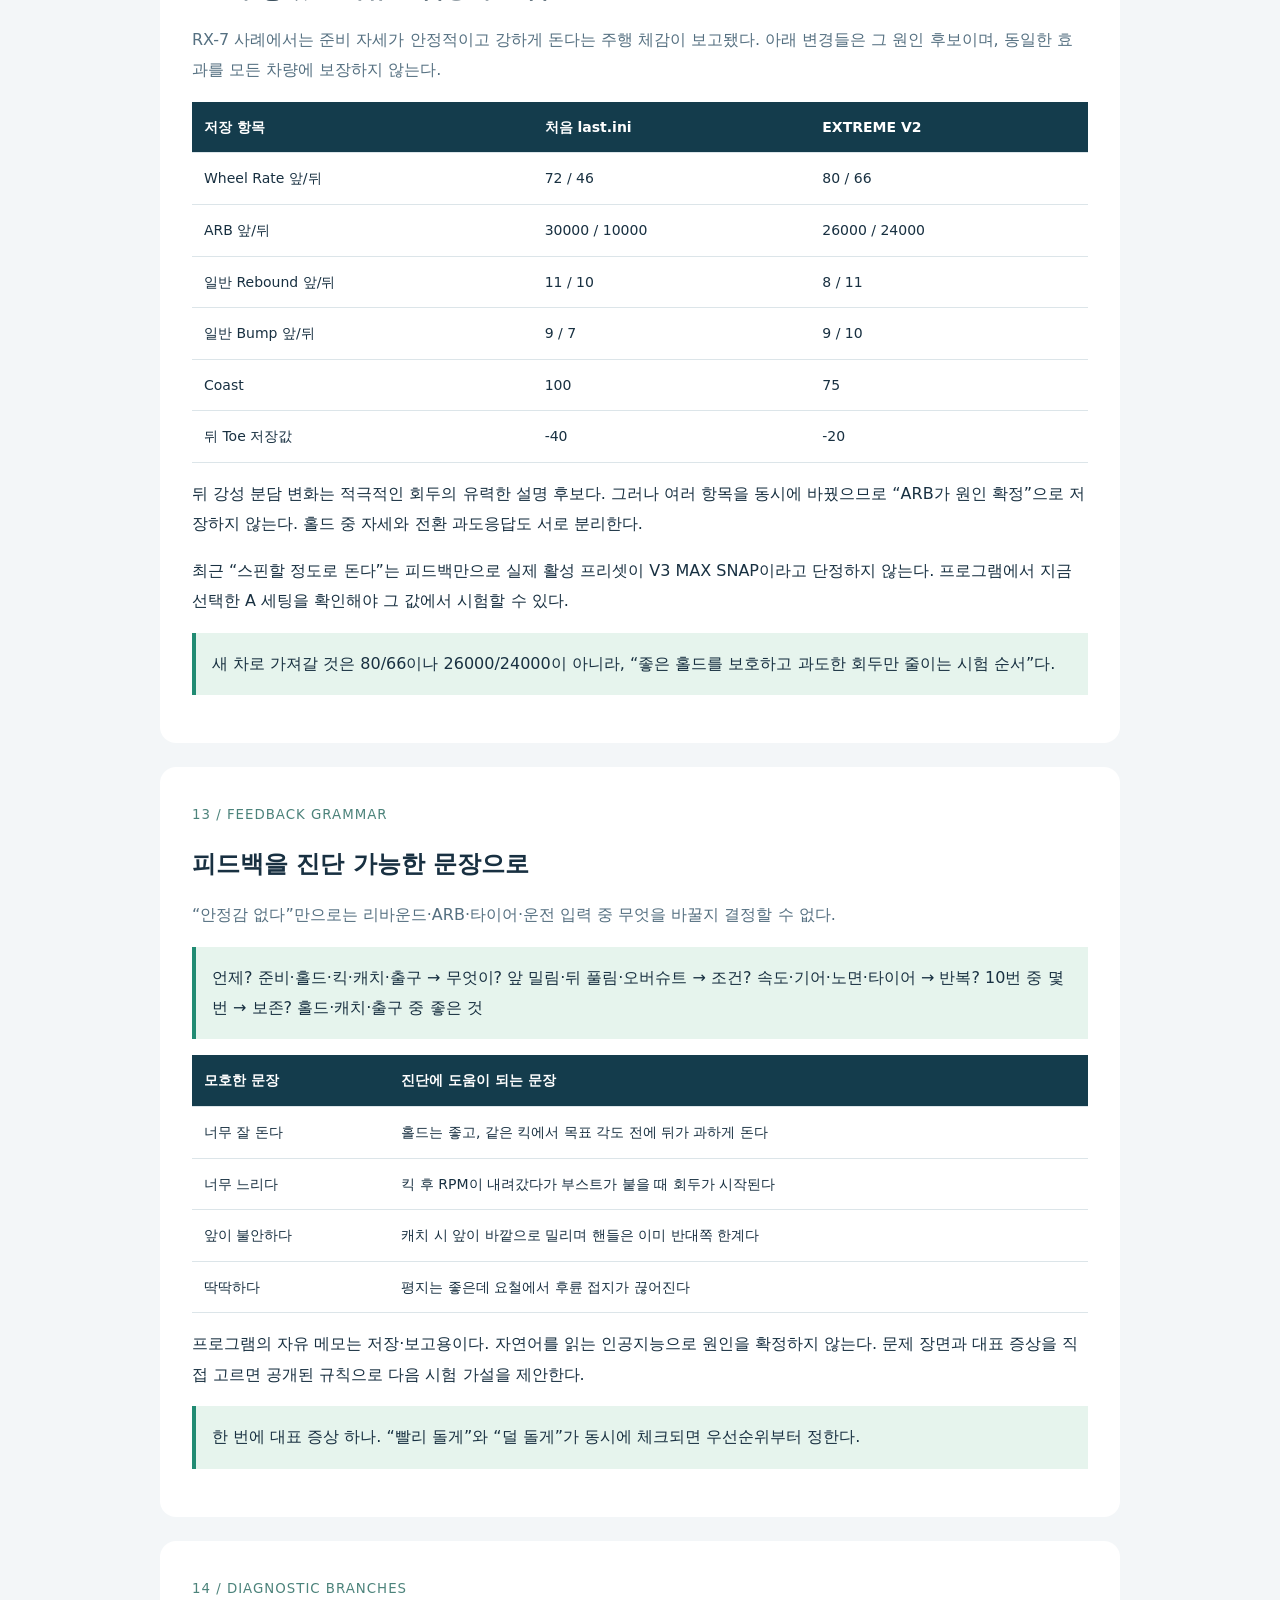
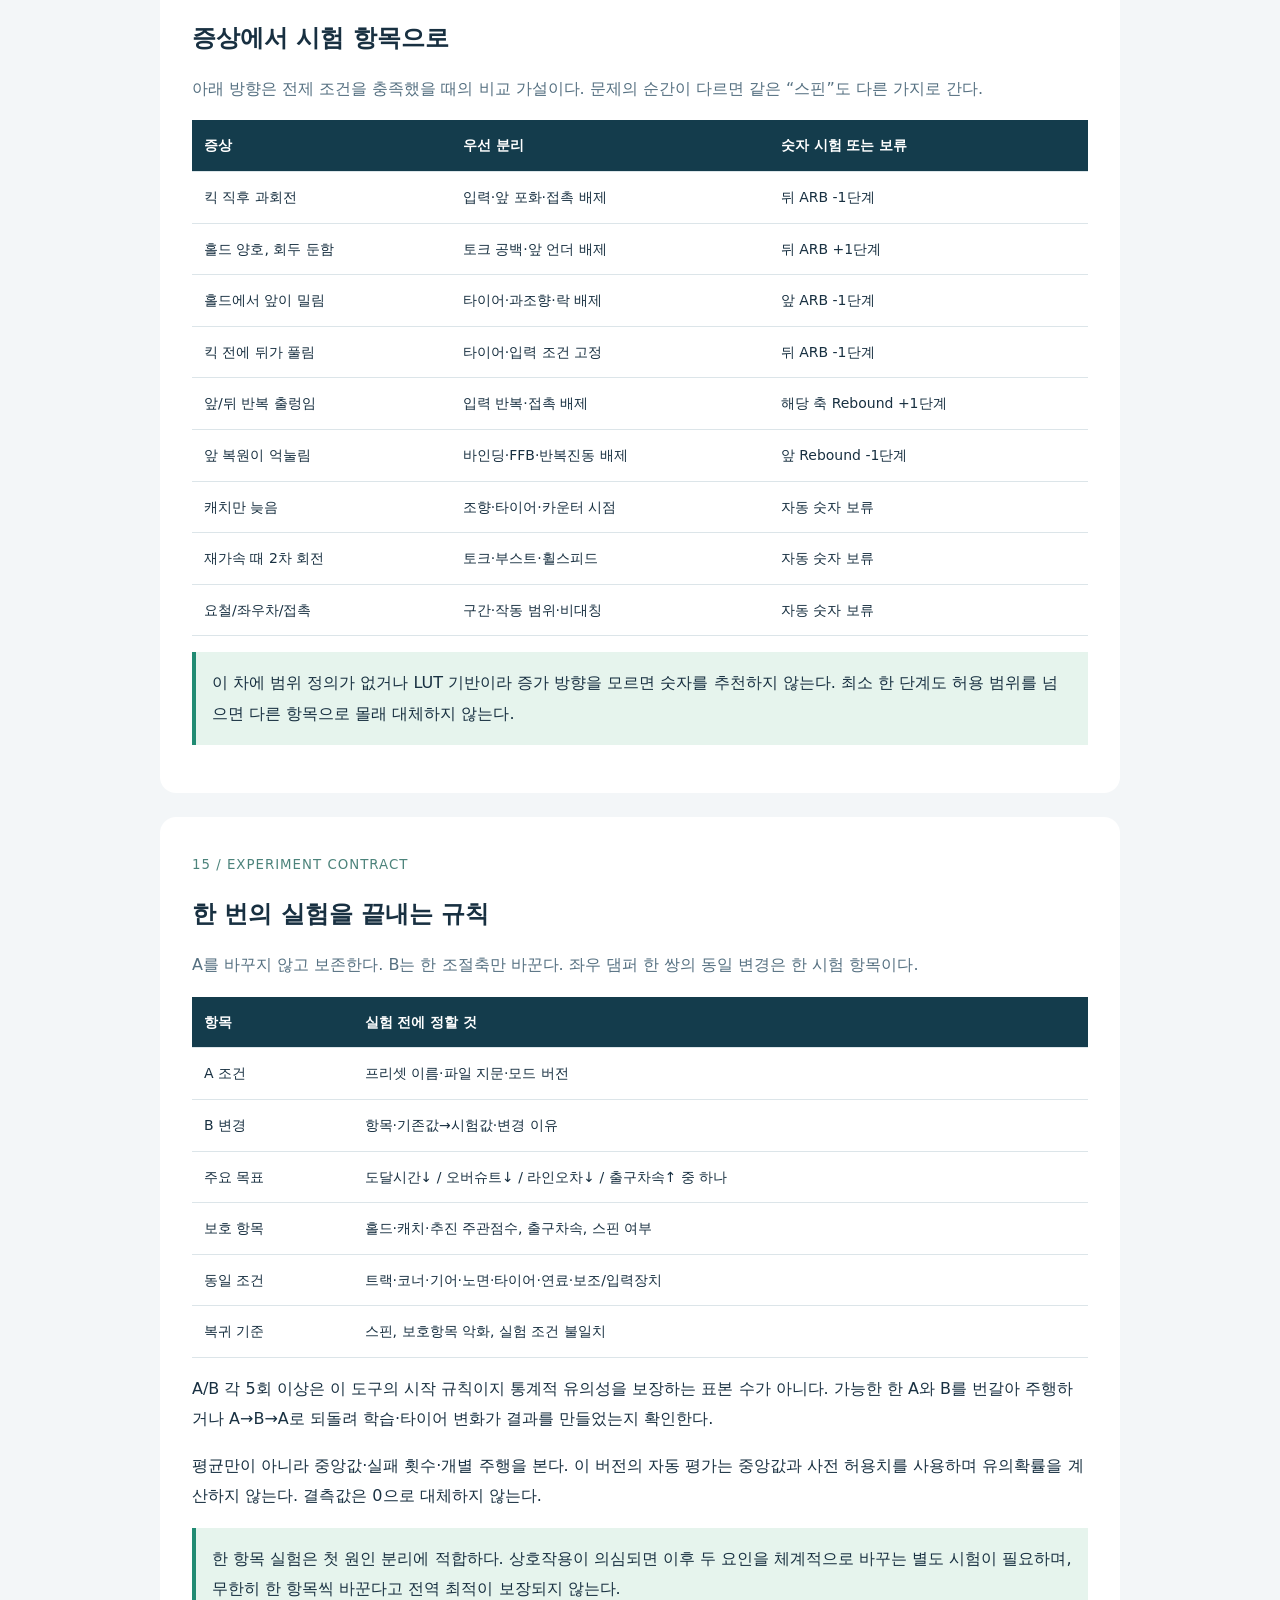
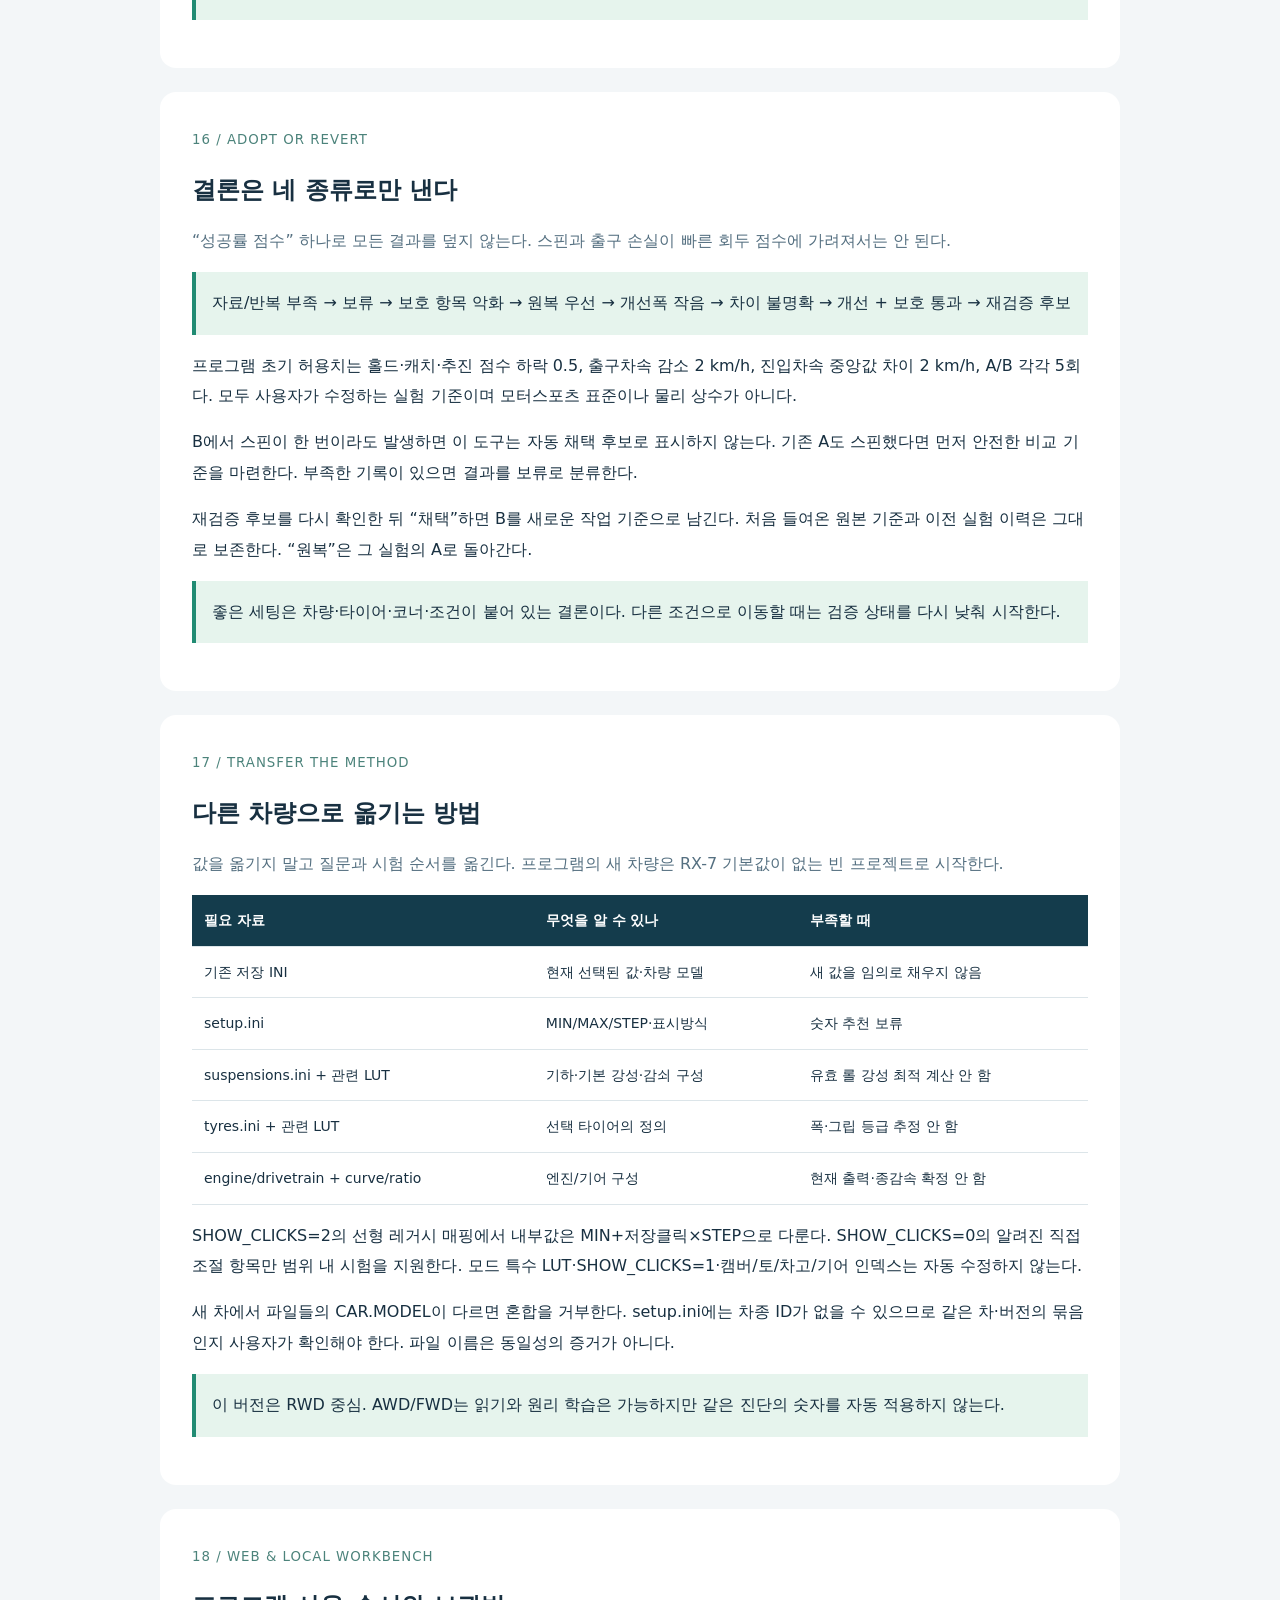
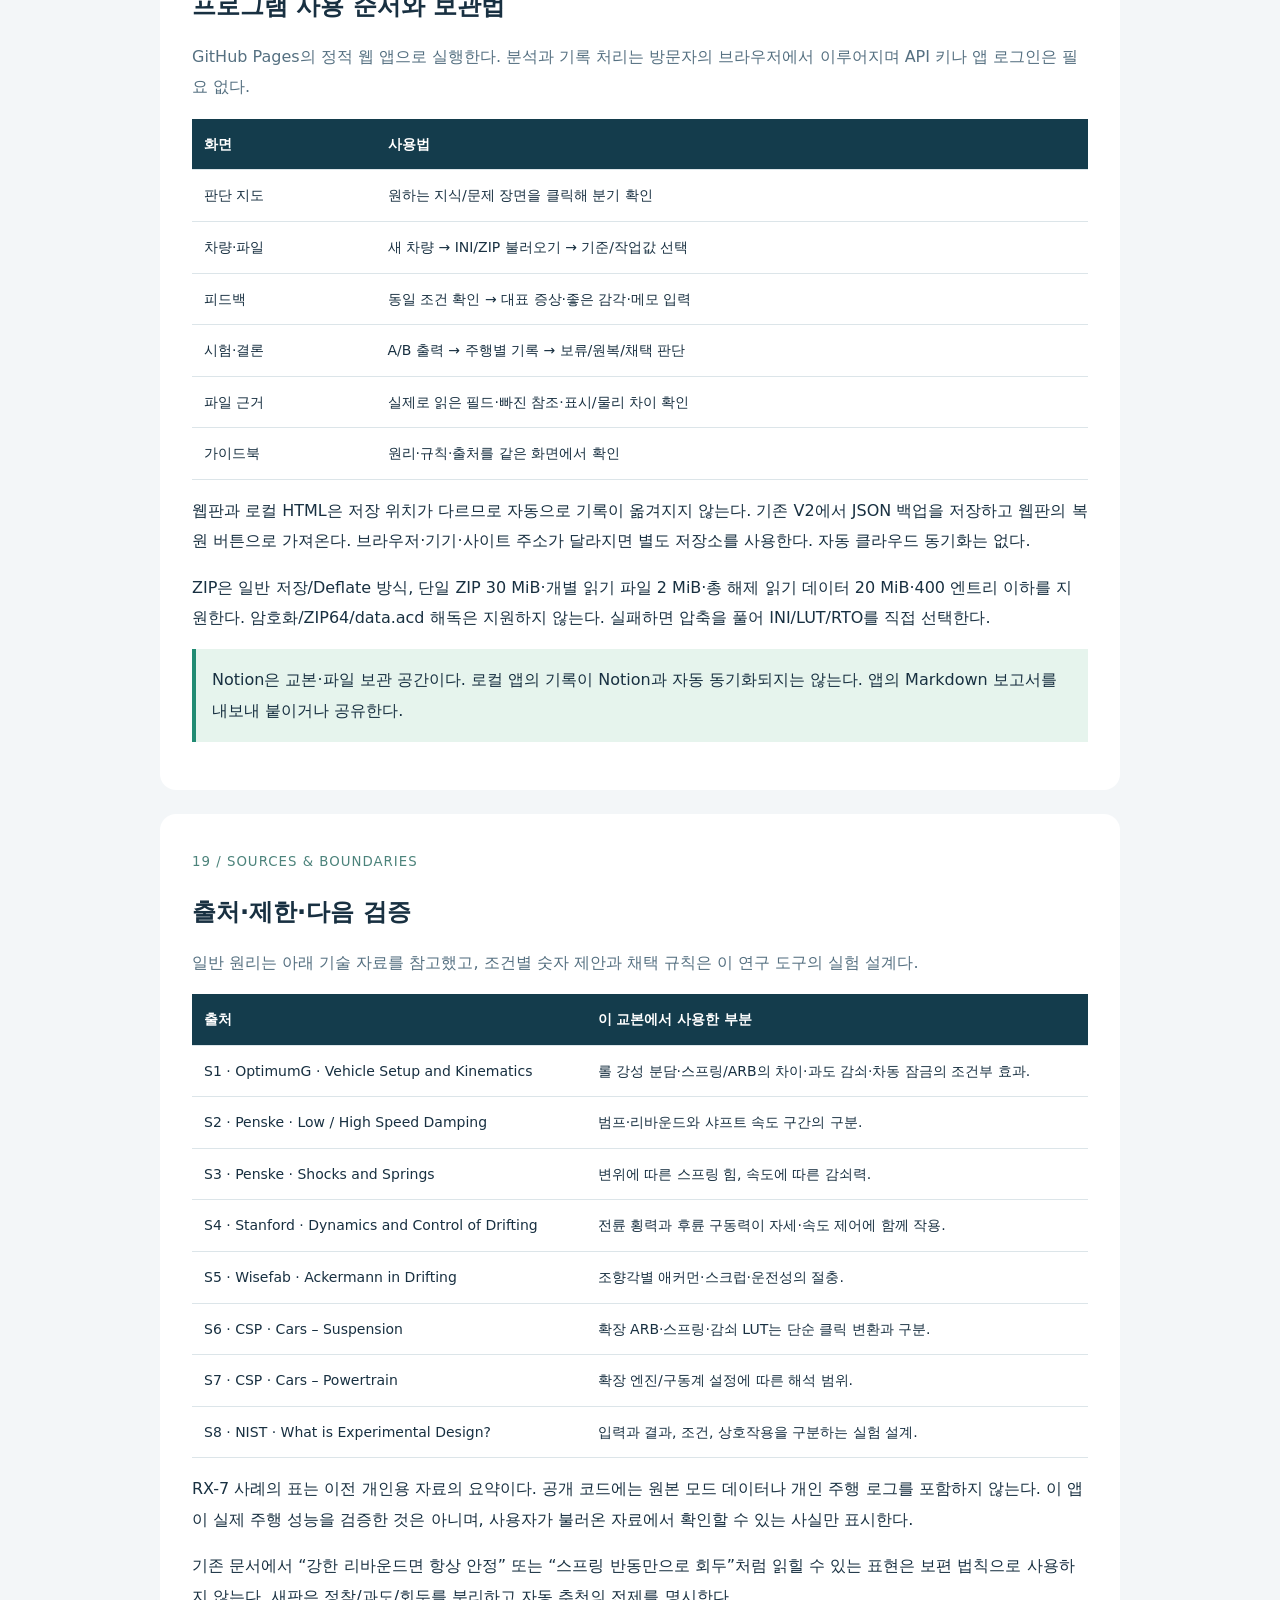
<file: drift-setup-atlas/guide.html>
<!doctype html><html lang="ko"><head><meta charset="UTF-8"><meta name="viewport" content="width=device-width,initial-scale=1"><meta name="referrer" content="no-referrer"><meta http-equiv="Content-Security-Policy" content="default-src 'self'; script-src 'self' 'unsafe-inline'; style-src 'self' 'unsafe-inline'; img-src 'self' data:; connect-src 'none'; object-src 'none'; base-uri 'self'; form-action 'none'"><title>ATLAS 웹 가이드북</title><style>*{box-sizing:border-box}body{margin:0;background:#f3f6f8;color:#183041;font:16px/1.9 system-ui,-apple-system,"Malgun Gothic",sans-serif}header,section{max-width:960px;margin:24px auto;padding:32px;background:white;border-radius:16px}h1,h2{line-height:1.3}small{color:#4c837b;letter-spacing:1px}.lead{color:#557081}.tablewrap{overflow:auto}table{border-collapse:collapse;width:100%;font-size:14px}th,td{padding:12px;border-bottom:1px solid #dce5e9;text-align:left;vertical-align:top}th{background:#143c4c;color:white}.callout{background:#e6f4ed;border-left:4px solid #218b73;padding:16px}a{color:#117862}button{padding:10px 18px;cursor:pointer}@media(max-width:600px){header,section{margin:12px;padding:18px}table{min-width:520px}}@media print{body{background:white;font-size:11pt}header,section{border-radius:0;padding:10mm;break-before:page;margin:0}header{break-before:auto}button,header>a{display:none}.tablewrap{overflow:visible}a{color:inherit}th,td{padding:6px}.callout{break-inside:avoid}}</style></head><body><header><a href="./">← 앱으로</a><h1>DRIFT SETUP ATLAS</h1><p>웹판 세팅 가이드 · 브라우저 인쇄로 PDF 저장 가능</p><button id="printGuide">인쇄 / PDF 저장</button></header><main id="guide"></main><noscript><section>가이드 내용을 표시하려면 JavaScript를 활성화하세요.</section></noscript><script id="atlas-data" type="application/json">{}</script><script src="atlas-data.js"></script><script>
'use strict';
const data=JSON.parse(document.getElementById('atlas-data').textContent);
const e=v=>String(v??'').replace(/[&<>"']/g,c=>({'&':'&amp;','<':'&lt;','>':'&gt;','"':'&quot;',"'":'&#39;'}[c]));
let body='';
for(const c of data.chapters){
 body+='<section><small>'+e(c.kicker)+'</small><h2>'+e(c.title).replace(/\n/g,'<br>')+'</h2><p class="lead">'+e(c.lead)+'</p>';
 for(const b of c.blocks){
  if(b.type==='table')body+='<div class="tablewrap"><table><thead><tr>'+b.headers.map(x=>'<th>'+e(x)+'</th>').join('')+'</tr></thead><tbody>'+b.rows.map(r=>'<tr>'+r.map(x=>'<td>'+e(x)+'</td>').join('')+'</tr>').join('')+'</tbody></table></div>';
  else if(b.type==='map')body+='<p class="callout">'+b.nodes.map(e).join(' → ')+'</p>';
  else body+='<p class="'+(b.type==='callout'?'callout':'')+'">'+e(b.text)+'</p>';
 }
 body+='</section>';
}
body+='<section><h2>기술 참고 자료</h2>'+data.sources.map(s=>'<p><a href="'+e(s.url)+'" rel="noopener noreferrer">'+e(s.id+' · '+s.title)+'</a><br>'+e(s.note)+'</p>').join('')+'</section>';
document.getElementById('guide').innerHTML=body;
document.getElementById('printGuide').addEventListener('click',()=>window.print());
</script></body></html>
</file>
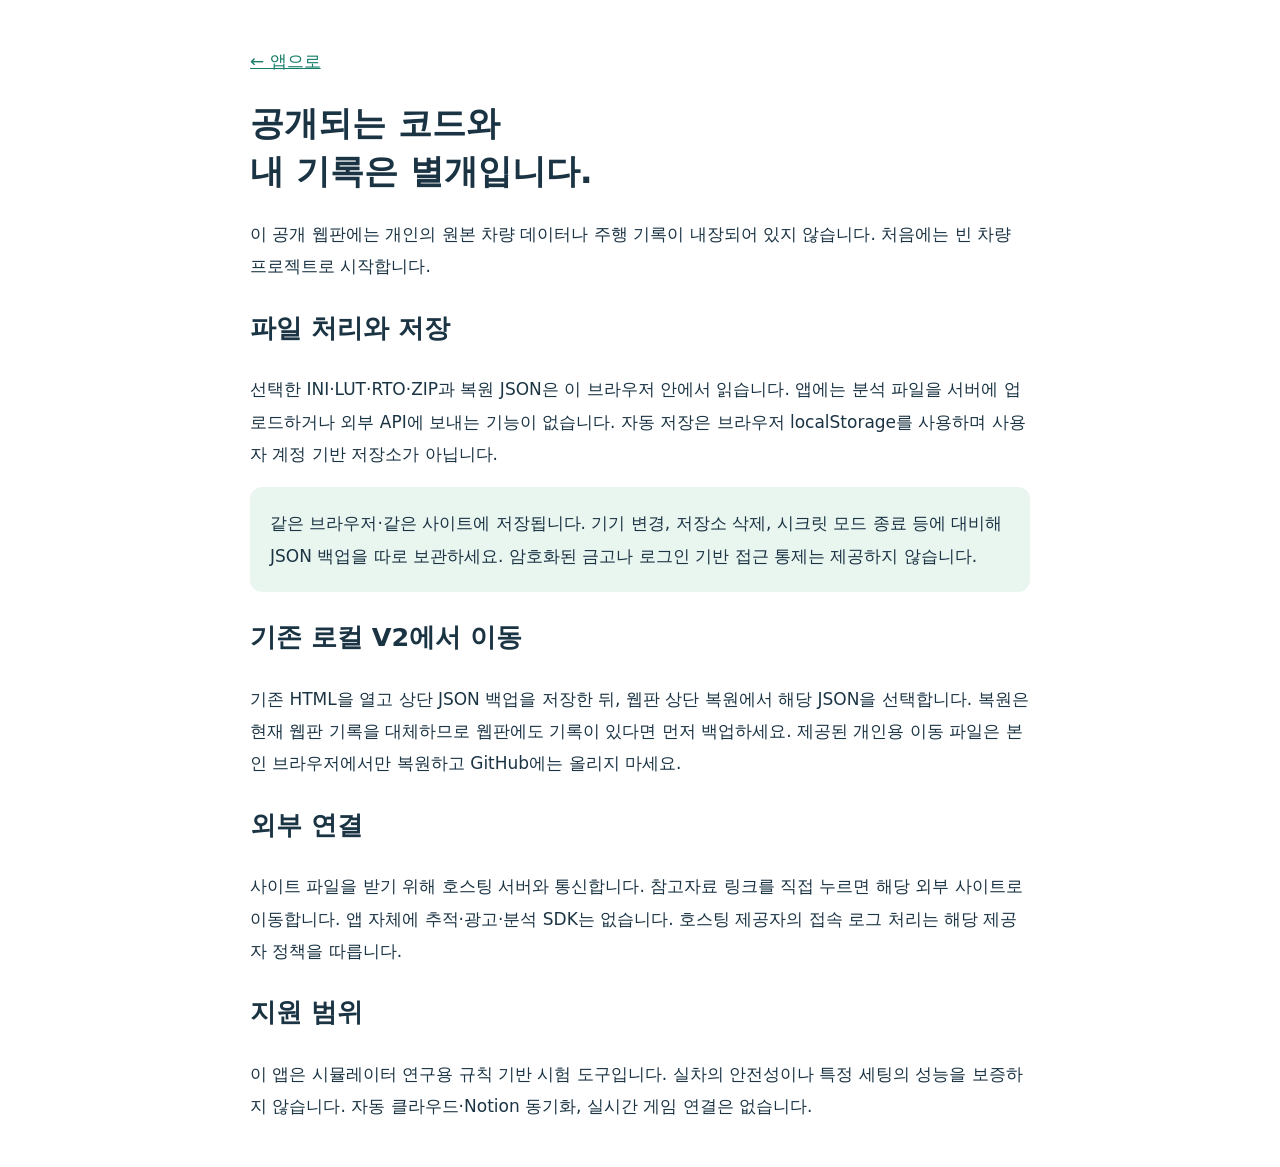
<file: drift-setup-atlas/privacy.html>
<!doctype html><html lang="ko"><meta charset="utf-8"><meta name="viewport" content="width=device-width, initial-scale=1"><meta name="referrer" content="no-referrer"><title>ATLAS · 데이터 보관 안내</title><style>body{max-width:780px;margin:45px auto;padding:0 24px;color:#1b3444;font:17px/1.9 system-ui,"Malgun Gothic",sans-serif}h1{line-height:1.4}a{color:#167d68}.note{background:#e9f5ef;padding:20px;border-radius:12px}</style><a href="./">← 앱으로</a><h1>공개되는 코드와<br>내 기록은 별개입니다.</h1><p>이 공개 웹판에는 개인의 원본 차량 데이터나 주행 기록이 내장되어 있지 않습니다. 처음에는 빈 차량 프로젝트로 시작합니다.</p><h2>파일 처리와 저장</h2><p>선택한 INI·LUT·RTO·ZIP과 복원 JSON은 이 브라우저 안에서 읽습니다. 앱에는 분석 파일을 서버에 업로드하거나 외부 API에 보내는 기능이 없습니다. 자동 저장은 브라우저 localStorage를 사용하며 사용자 계정 기반 저장소가 아닙니다.</p><p class="note">같은 브라우저·같은 사이트에 저장됩니다. 기기 변경, 저장소 삭제, 시크릿 모드 종료 등에 대비해 JSON 백업을 따로 보관하세요. 암호화된 금고나 로그인 기반 접근 통제는 제공하지 않습니다.</p><h2>기존 로컬 V2에서 이동</h2><p>기존 HTML을 열고 상단 JSON 백업을 저장한 뒤, 웹판 상단 복원에서 해당 JSON을 선택합니다. 복원은 현재 웹판 기록을 대체하므로 웹판에도 기록이 있다면 먼저 백업하세요. 제공된 개인용 이동 파일은 본인 브라우저에서만 복원하고 GitHub에는 올리지 마세요.</p><h2>외부 연결</h2><p>사이트 파일을 받기 위해 호스팅 서버와 통신합니다. 참고자료 링크를 직접 누르면 해당 외부 사이트로 이동합니다. 앱 자체에 추적·광고·분석 SDK는 없습니다. 호스팅 제공자의 접속 로그 처리는 해당 제공자 정책을 따릅니다.</p><h2>지원 범위</h2><p>이 앱은 시뮬레이터 연구용 규칙 기반 시험 도구입니다. 실차의 안전성이나 특정 세팅의 성능을 보증하지 않습니다. 자동 클라우드·Notion 동기화, 실시간 게임 연결은 없습니다.</p></html>
</file>
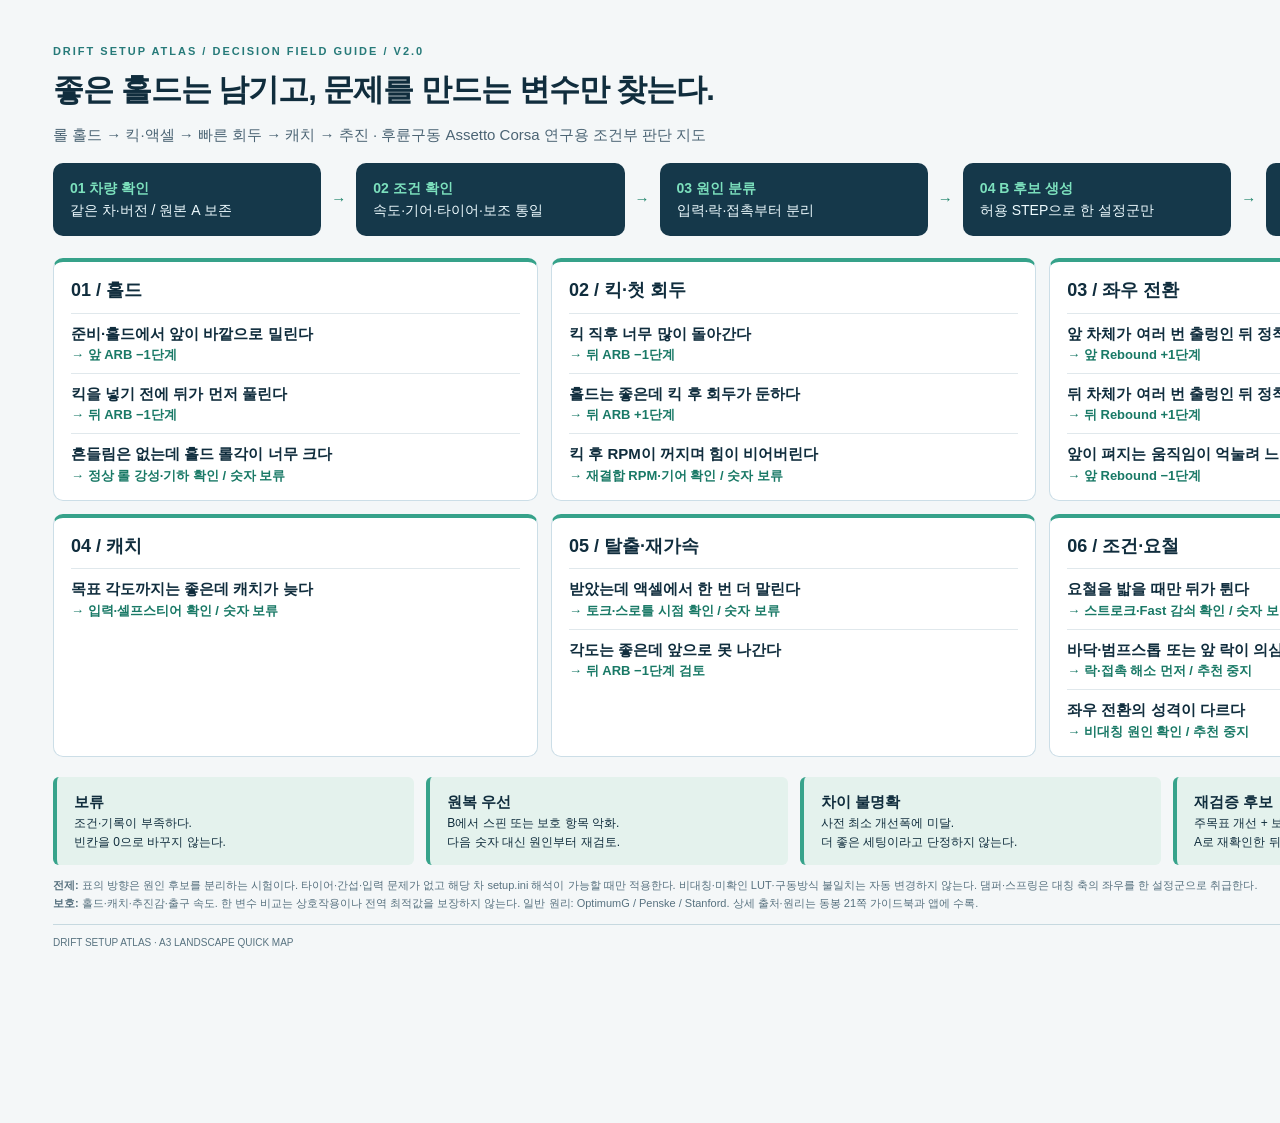
<file: drift-setup-atlas/quick-map.html>
<!doctype html><html lang="ko"><meta charset="utf-8"><meta name="viewport" content="width=device-width,initial-scale=1"><title>DRIFT SETUP DECISION MAP</title><style>@page{size:A3 landscape;margin:0}*{box-sizing:border-box}body{margin:0;background:#eef3f5;color:#102d3d;font:15px/1.6 'Noto Sans CJK KR','Noto Sans KR',sans-serif}.sheet{width:420mm;min-height:297mm;padding:12mm 14mm;background:#f4f7f8}.eyebrow{font:700 11px Arial;letter-spacing:2px;color:#267a79}h1{font-size:31px;margin:8px 0;letter-spacing:-1px}h2{font-size:18px;margin:0 0 8px}h3{font-size:15px;margin:0}.sub{margin:0 0 16px;color:#4b6474}.gates{display:flex;gap:10px;margin:16px 0 22px;align-items:stretch}.gate{flex:1;background:#15384a;color:#eefbff;padding:14px 17px;border-radius:10px;font-size:14px}.gate strong{display:block;color:#7ce0bd}.arrow{align-self:center;font-weight:900;color:#21866c}.cards{display:grid;grid-template-columns:repeat(3,1fr);gap:13px}.card{background:white;border:1px solid #ccdee7;border-top:4px solid #36a28a;border-radius:10px;padding:14px 17px}.item{border-top:1px solid #e0e8ec;margin-top:8px;padding-top:8px;line-height:1.55}.action{font-size:13px;color:#197966;font-weight:700}.hint{font-size:11px;color:#5c7181;line-height:1.6;margin:7px 0 0}.ends{display:grid;grid-template-columns:repeat(4,1fr);gap:12px;margin:20px 0 12px}.end{padding:13px 17px;background:#e4f2ed;border-left:4px solid #37a38b;border-radius:6px;font-size:12px}.end b{display:block;font-size:15px}.note{font-size:11px;color:#57717f;margin:0;line-height:1.6}.foot{display:flex;justify-content:space-between;border-top:1px solid #c6d9e0;padding-top:10px;margin-top:12px;font-size:10px;color:#587380} @media screen and (max-width:900px){.sheet{width:100%;padding:25px}.cards{grid-template-columns:1fr}.gates{flex-wrap:wrap}.gate{min-width:180px}.ends{grid-template-columns:1fr 1fr}}</style><body><main class="sheet"><div class="eyebrow">DRIFT SETUP ATLAS / DECISION FIELD GUIDE / V2.0</div><h1>좋은 홀드는 남기고, 문제를 만드는 변수만 찾는다.</h1><p class="sub">롤 홀드 → 킥·액셀 → 빠른 회두 → 캐치 → 추진 · 후륜구동 Assetto Corsa 연구용 조건부 판단 지도</p><div class="gates"><div class="gate"><strong>01 차량 확인</strong>같은 차·버전 / 원본 A 보존</div><span class="arrow">→</span><div class="gate"><strong>02 조건 확인</strong>속도·기어·타이어·보조 통일</div><span class="arrow">→</span><div class="gate"><strong>03 원인 분류</strong>입력·락·접촉부터 분리</div><span class="arrow">→</span><div class="gate"><strong>04 B 후보 생성</strong>허용 STEP으로 한 설정군만</div><span class="arrow">→</span><div class="gate"><strong>05 주행 비교</strong>A/B 반복 → 재검증 → 사용자 채택</div></div><div class="cards"><section class="card"><h2>01 / 홀드</h2><div class="item"><h3>준비·홀드에서 앞이 바깥으로 밀린다</h3><div class="action">→ 앞 ARB −1단계</div></div><div class="item"><h3>킥을 넣기 전에 뒤가 먼저 풀린다</h3><div class="action">→ 뒤 ARB −1단계</div></div><div class="item"><h3>흔들림은 없는데 홀드 롤각이 너무 크다</h3><div class="action">→ 정상 롤 강성·기하 확인 / 숫자 보류</div></div></section><section class="card"><h2>02 / 킥·첫 회두</h2><div class="item"><h3>킥 직후 너무 많이 돌아간다</h3><div class="action">→ 뒤 ARB −1단계</div></div><div class="item"><h3>홀드는 좋은데 킥 후 회두가 둔하다</h3><div class="action">→ 뒤 ARB +1단계</div></div><div class="item"><h3>킥 후 RPM이 꺼지며 힘이 비어버린다</h3><div class="action">→ 재결합 RPM·기어 확인 / 숫자 보류</div></div></section><section class="card"><h2>03 / 좌우 전환</h2><div class="item"><h3>앞 차체가 여러 번 출렁인 뒤 정착한다</h3><div class="action">→ 앞 Rebound +1단계</div></div><div class="item"><h3>뒤 차체가 여러 번 출렁인 뒤 정착한다</h3><div class="action">→ 뒤 Rebound +1단계</div></div><div class="item"><h3>앞이 펴지는 움직임이 억눌려 느리다</h3><div class="action">→ 앞 Rebound −1단계</div></div></section><section class="card"><h2>04 / 캐치</h2><div class="item"><h3>목표 각도까지는 좋은데 캐치가 늦다</h3><div class="action">→ 입력·셀프스티어 확인 / 숫자 보류</div></div></section><section class="card"><h2>05 / 탈출·재가속</h2><div class="item"><h3>받았는데 액셀에서 한 번 더 말린다</h3><div class="action">→ 토크·스로틀 시점 확인 / 숫자 보류</div></div><div class="item"><h3>각도는 좋은데 앞으로 못 나간다</h3><div class="action">→ 뒤 ARB −1단계 검토</div></div></section><section class="card"><h2>06 / 조건·요철</h2><div class="item"><h3>요철을 밟을 때만 뒤가 튄다</h3><div class="action">→ 스트로크·Fast 감쇠 확인 / 숫자 보류</div></div><div class="item"><h3>바닥·범프스톱 또는 앞 락이 의심된다</h3><div class="action">→ 락·접촉 해소 먼저 / 추천 중지</div></div><div class="item"><h3>좌우 전환의 성격이 다르다</h3><div class="action">→ 비대칭 원인 확인 / 추천 중지</div></div></section></div><div class="ends"><div class="end"><b>보류</b>조건·기록이 부족하다.<br>빈칸을 0으로 바꾸지 않는다.</div><div class="end"><b>원복 우선</b>B에서 스핀 또는 보호 항목 악화.<br>다음 숫자 대신 원인부터 재검토.</div><div class="end"><b>차이 불명확</b>사전 최소 개선폭에 미달.<br>더 좋은 세팅이라고 단정하지 않는다.</div><div class="end"><b>재검증 후보</b>주목표 개선 + 보호 조건 통과.<br>A로 재확인한 뒤 B 채택을 결정.</div></div><p class="note"><b>전제:</b> 표의 방향은 원인 후보를 분리하는 시험이다. 타이어·간섭·입력 문제가 없고 해당 차 setup.ini 해석이 가능할 때만 적용한다. 비대칭·미확인 LUT·구동방식 불일치는 자동 변경하지 않는다. 댐퍼·스프링은 대칭 축의 좌우를 한 설정군으로 취급한다.</p><p class="note"><b>보호:</b> 홀드·캐치·추진감·출구 속도. 한 변수 비교는 상호작용이나 전역 최적값을 보장하지 않는다. 일반 원리: OptimumG / Penske / Stanford. 상세 출처·원리는 동봉 21쪽 가이드북과 앱에 수록.</p><div class="foot"><span>DRIFT SETUP ATLAS · A3 LANDSCAPE QUICK MAP</span><span>시험 가설이며 실차 안전·성능 인증이 아님</span></div></main></body></html>
</file>
<file: drift-setup-atlas/style.css>
:root{--bg:#0b111a;--side:#101925;--card:#152132;--card2:#1a293c;--line:#2b3b51;--ink:#edf4ff;--muted:#a1b2c8;--blue:#66c7ff;--mint:#6ee1bd;--orange:#ffb275;--red:#ff8798;--rad:16px}*{box-sizing:border-box}html{scroll-behavior:smooth}body{margin:0;background:var(--bg);color:var(--ink);font:15px/1.65 system-ui,-apple-system,'Noto Sans KR','Malgun Gothic',sans-serif}button,input,select,textarea{font:inherit}button{cursor:pointer;color:inherit;border:1px solid var(--line);background:var(--card2);border-radius:9px;padding:9px 14px}button:hover{border-color:var(--blue)}button:disabled{cursor:not-allowed;opacity:.45}button.primary{background:var(--mint);border-color:var(--mint);color:#102820;font-weight:750}button.danger{color:var(--red)}button.small{font-size:12px;padding:4px 9px}a{color:var(--blue);text-decoration-thickness:1px}input,select,textarea{max-width:100%;background:#0c1624;border:1px solid var(--line);color:var(--ink);border-radius:8px;padding:10px 11px;width:100%}input[type=checkbox]{width:auto;accent-color:var(--mint)}input[type=number]{min-width:75px}textarea{min-height:85px;resize:vertical}label{display:block;color:var(--muted);font-size:13px;margin-bottom:4px}h1,h2,h3{line-height:1.3;letter-spacing:-.03em}h1{font-size:clamp(27px,3vw,40px);margin:10px 0 12px}h2{font-size:23px;margin:2px 0 16px}h3{font-size:17px;margin:3px 0 8px}p{margin:9px 0 14px}small,.muted{color:var(--muted)}.eyebrow{font-size:10px;font-weight:800;letter-spacing:.18em;text-transform:uppercase;color:var(--mint)}.layout{display:grid;grid-template-columns:238px minmax(0,1fr);min-height:100vh}.side{position:sticky;top:0;height:100vh;background:var(--side);border-right:1px solid var(--line);padding:28px 18px;display:flex;flex-direction:column;gap:8px}.brand{font-size:25px;font-weight:850;letter-spacing:-.04em;line-height:1.15;margin-bottom:24px}.brand span{color:var(--mint)}.nav{width:100%;text-align:left;background:transparent;border-color:transparent;margin:3px 0}.nav.active{background:#203547;border-color:#365a70;color:var(--blue)}.side .bottom{margin-top:auto;font-size:11px;color:var(--muted)}main{min-width:0;max-width:1500px;padding:24px 34px 60px;width:100%}.topbar{display:flex;align-items:center;gap:14px;justify-content:space-between;border-bottom:1px solid var(--line);padding-bottom:18px;margin-bottom:24px}.topbar select{max-width:390px}.topbar .actions{display:flex;gap:8px;flex-wrap:wrap}.row{display:flex;align-items:center;gap:12px;flex-wrap:wrap}.between{justify-content:space-between}.grow{flex:1}.grid{display:grid;grid-template-columns:repeat(2,minmax(0,1fr));gap:18px}.grid.three{grid-template-columns:repeat(3,minmax(0,1fr))}.col2{grid-column:1/-1}.stack{display:grid;gap:18px}.card{border:1px solid var(--line);background:var(--card);border-radius:var(--rad);padding:22px;min-width:0}.hero{background:linear-gradient(110deg,#163449,#172233 65%,#243731);padding:30px;border:1px solid #34576b;border-radius:20px}.callout{padding:13px 16px;background:#173b35;border-left:3px solid var(--mint);border-radius:6px;margin:14px 0}.warn{background:#3a2a20;border-color:var(--orange);color:#ffe0be}.error{background:#3a2430;border-color:var(--red);color:#ffcfda}.chip{display:inline-block;font-size:11px;line-height:1.45;border:1px solid var(--line);border-radius:30px;padding:5px 10px;color:var(--muted);margin:2px 4px 2px 0}.chip.ok{color:var(--mint);border-color:#347b69}.chip.warn{color:var(--orange);background:transparent}.kpis{display:grid;grid-template-columns:repeat(4,1fr);gap:12px;margin-top:22px}.kpi{padding:16px;border:1px solid var(--line);border-radius:12px;background:#102335}.kpi strong{display:block;font-size:26px;color:var(--blue);line-height:1.3}.kpi span{font-size:11px;color:var(--muted)}.map-root{max-width:540px;text-align:center;border:1px solid #468f82;border-radius:15px;background:#163b35;padding:23px;margin:24px auto 30px;position:relative}.map-root:after{content:'';position:absolute;height:30px;width:1px;background:#4d7b85;left:50%;bottom:-31px}.map-grid{display:grid;grid-template-columns:repeat(3,1fr);gap:16px}.map-node{position:relative;text-align:left;padding:20px;border:1px solid #3e5c78;min-height:135px;border-radius:14px;background:#162b3d}.map-node .index{display:block;font-size:11px;color:var(--mint);letter-spacing:.13em;margin-bottom:8px}.map-node strong{display:block;font-size:18px}.map-node span.desc{display:block;color:var(--muted);font-size:12px;margin-top:6px}.map-node:hover{transform:translateY(-2px)}.flow{display:flex;gap:8px;align-items:stretch;flex-wrap:wrap}.flow .node{flex:1;min-width:115px;background:#102c3b;border:1px solid #305b74;border-radius:9px;padding:12px;font-size:13px;text-align:center}.arrow{align-self:center;color:var(--mint)}.form-grid{display:grid;grid-template-columns:repeat(2,minmax(0,1fr));gap:12px}.form-grid.four{grid-template-columns:repeat(4,minmax(0,1fr))}.check{display:flex;align-items:flex-start;gap:9px;color:var(--ink);padding:8px 0;font-size:13px}.check input{margin-top:5px}.tablewrap{overflow:auto;max-width:100%}table{border-collapse:collapse;width:100%;font-size:12px;text-align:left}td,th{padding:11px 10px;border-bottom:1px solid var(--line);vertical-align:top}th{color:var(--muted);font-weight:600;background:#112133;white-space:nowrap}td.code,code{font:12px/1.55 ui-monospace,'Cascadia Code',monospace;overflow-wrap:anywhere}code{color:#a8d9ff;background:#112337;border-radius:4px;padding:2px 4px}pre{white-space:pre-wrap;overflow-wrap:anywhere;background:#0b1520;border:1px solid var(--line);border-radius:10px;padding:15px;font:12px/1.6 ui-monospace,monospace;max-height:450px;overflow:auto}.score{color:var(--mint);font-size:23px;font-weight:700}.rule{border-left:3px solid var(--blue)}.listline{padding:9px 0;border-bottom:1px solid var(--line);font-size:13px}.empty{padding:25px;color:var(--muted);border:1px dashed var(--line);border-radius:10px}.toast{position:fixed;right:25px;bottom:25px;max-width:520px;background:#294355;border:1px solid #5a879f;border-radius:10px;padding:16px 20px;z-index:50;box-shadow:0 8px 35px #0008;white-space:pre-line}.toast.hidden{display:none}.stepnum{width:30px;height:30px;border-radius:100%;background:#23473d;color:var(--mint);display:inline-grid;place-items:center;font-weight:800;margin-right:10px}.notice{font-size:12px;margin-top:15px;color:var(--muted)}details{border:1px solid var(--line);border-radius:12px;background:var(--card);margin:13px 0;padding:17px}summary{cursor:pointer;font-weight:700}details p{font-size:14px}.chapter{max-width:1000px}.chapter h2{font-size:26px}.chapter table{font-size:13px}.chapter .flow{margin:20px 0}.guide-nav{display:grid;grid-template-columns:repeat(4,1fr);gap:8px;margin:16px 0}.guide-nav button{text-align:left;font-size:11px}.filetree{max-height:450px;overflow:auto}.tagrow{display:flex;flex-wrap:wrap;gap:6px}.chart{width:100%;height:220px;display:block;border:1px solid var(--line);background:#0c1724;border-radius:12px}.mini{font-size:12px}.footer{padding:28px 0 0;color:var(--muted);font-size:11px}.current-title{font-size:12px;color:var(--muted)}.progressline{border-bottom:1px solid var(--line);margin:16px 0 20px;padding:0 0 15px;font-size:12px;color:var(--muted)}.bad{color:var(--red)}.good{color:var(--mint)}.num{font-variant-numeric:tabular-nums}.spacer{height:12px}
@media(max-width:1050px){.layout{grid-template-columns:190px minmax(0,1fr)}main{padding:18px}.map-grid{grid-template-columns:repeat(2,1fr)}.form-grid.four{grid-template-columns:repeat(2,1fr)}.grid.three{grid-template-columns:1fr 1fr}.topbar{align-items:flex-start;flex-direction:column}}
@media(max-width:700px){.layout{display:block}.side{position:relative;height:auto;padding:14px;border-right:0;border-bottom:1px solid var(--line)}.brand{font-size:20px;margin-bottom:8px}.side nav{display:flex;overflow:auto;gap:5px}.nav{width:auto;white-space:nowrap;font-size:12px}.side .bottom{display:none}main{padding:15px}.grid,.grid.three{grid-template-columns:1fr}.map-grid{grid-template-columns:1fr 1fr}.hero{padding:21px}.card{padding:17px}.kpis{grid-template-columns:1fr 1fr}.topbar{gap:9px}.guide-nav{grid-template-columns:1fr 1fr}.form-grid{grid-template-columns:1fr}.map-node{padding:15px}.map-node strong{font-size:15px}.col2{grid-column:auto}.topbar select{max-width:100%}}
@media print{.side,.topbar,.actions,button,.toast{display:none!important}.layout{display:block}body{background:white;color:#172538}main{padding:0;max-width:100%}.card,details,.hero{background:white;color:#172538;border-color:#c7d5df;break-inside:avoid}th{background:#edf3f6;color:#24394c}td,th{border-color:#d2dde6}.muted,small,label{color:#536475}.callout{background:#eff8f4;color:#183d32}.chapter{max-width:100%}.pagebreak{break-before:page}a{color:#155786}code{color:#20405b;background:#eef3f6}}

.symptom-tree{display:grid;grid-template-columns:repeat(3,minmax(0,1fr));gap:16px}.symptom-tree section{border-top:3px solid var(--mint,#6ce0bc);border-radius:10px;padding:17px;background:#102333}.symptom-tree h3{margin:0}.symptom-tree button{width:100%;text-align:left;display:flex;justify-content:space-between;gap:10px;margin:8px 0;font-size:13px;line-height:1.7}.symptom-tree button span{color:#7ee5c7}.endflow{margin-top:22px;display:grid;grid-template-columns:repeat(4,minmax(0,1fr));gap:8px}.endflow .node{font-size:12px}@media(max-width:1050px){.symptom-tree{grid-template-columns:repeat(2,minmax(0,1fr))}.endflow{grid-template-columns:1fr 1fr}}@media(max-width:700px){.symptom-tree,.endflow{grid-template-columns:1fr}}
</file>
<file: drift-setup-atlas/feedback.css>
/* Scoped styles: guided feedback does not restyle existing application screens. */
.coach-heading{display:flex;justify-content:space-between;align-items:flex-start;gap:16px;margin-bottom:22px}.coach-heading h1{font-size:clamp(27px,2.4vw,36px);line-height:1.35}.coach-heading p{max-width:770px}.coach-mobile-break{display:none}.coach-layout{display:grid;grid-template-columns:minmax(330px,.95fr) minmax(360px,1.05fr);gap:22px;align-items:start}.coach-panel{min-width:0}.coach-question{background:linear-gradient(145deg,#192c3e,#152132 60%);border:1px solid #345167;border-radius:20px;padding:26px;box-shadow:0 12px 40px #0002;min-width:0}.coach-question-top{display:flex;justify-content:space-between;gap:10px;align-items:center;flex-wrap:wrap}.coach-kicker{font-size:10px;font-weight:800;letter-spacing:.14em;color:var(--mint)}.coach-auto-save{font-size:10px;color:var(--muted)}.coach-progress{height:3px;border-radius:3px;background:#2b3b51;margin:16px 0 26px;overflow:hidden}.coach-progress i{height:100%;display:block;background:var(--mint);transition:width .2s}.coach-question h2{font-size:clamp(23px,2vw,29px);line-height:1.45;word-break:keep-all;margin:15px 0}.coach-question h2:focus{outline:none}.coach-help{color:#b7c8d9;font-size:14px;line-height:1.8;margin-bottom:22px;word-break:keep-all}.coach-options{display:grid;gap:10px}.coach-option{display:flex;justify-content:space-between;align-items:center;gap:14px;width:100%;padding:15px 17px;text-align:left;background:#122033;border-color:#344c64;border-radius:13px;min-height:73px;transition:background .15s,border .15s}.coach-option:hover{background:#1e3c4d}.coach-option-text{display:grid;gap:4px}.coach-option strong{font-size:15px;line-height:1.5;word-break:keep-all}.coach-option small{font-size:12px;line-height:1.55;color:#acbed2}.coach-option>span:last-child{color:var(--mint);font-size:21px;flex-shrink:0}.coach-screen .selected{border-color:#66d8b5!important;background:#193c38!important;color:#dcfff3}.coach-screen button:focus-visible,.coach-screen input:focus-visible,.coach-screen select:focus-visible,.coach-screen textarea:focus-visible,.coach-screen summary:focus-visible{outline:2px solid var(--mint);outline-offset:3px}.coach-question-nav{display:flex;justify-content:space-between;gap:12px;margin-top:24px;flex-wrap:wrap}.coach-question-nav button{min-height:44px}.coach-notes{border-top:1px solid #34485d;margin-top:23px;padding-top:12px}.coach-notes summary{font-size:13px;color:#a9c3db;cursor:pointer;min-height:33px}.coach-notes label{margin-top:12px}.coach-notes textarea{min-height:96px}.coach-notes small{display:block;font-size:11px;margin-top:8px;line-height:1.7}.coach-scale{border:1px solid #34485d;background:#0f1c2d;border-radius:13px;padding:17px;margin:14px 0}.coach-scale-title{display:flex;align-items:center;justify-content:space-between;gap:10px}.coach-scale-title label{font-size:14px;color:var(--ink)}.coach-scale output{color:var(--mint);font-size:20px;font-weight:800;white-space:nowrap}.coach-scale input[type=range]{accent-color:#6ee1bd;padding:0;margin:17px 0 12px;height:25px;cursor:pointer;border:0;background:none}.coach-scale-anchors{display:grid;grid-template-columns:repeat(3,minmax(0,1fr));gap:12px;line-height:1.6;font-size:11px;color:#a8bdd0}.coach-scale-anchors span:nth-child(2){text-align:center}.coach-scale-anchors span:nth-child(3){text-align:right}.coach-scale-shortcuts{display:flex;gap:7px;justify-content:flex-end;margin-top:14px}.coach-scale-shortcuts button{min-height:32px}.coach-scale select{margin:7px 0 15px}.coach-checks{display:grid;gap:13px}.coach-checks fieldset{margin:0;border:1px solid #34485d;border-radius:13px;padding:14px}.coach-checks legend{font-size:13px;line-height:1.7;padding:0 5px;word-break:keep-all}.coach-checks legend span{color:var(--mint)}.coach-tristate{display:grid;grid-template-columns:1.3fr 1fr 1fr;gap:6px}.coach-tristate button{font-size:12px;padding:9px 5px;min-height:42px}.coach-identity{background:#102532;border:1px solid #34566a;border-radius:12px;padding:15px;margin-top:20px}.coach-identity label{font-size:12px;line-height:1.8;color:#d2e2ef}.coach-identity input{width:auto;margin-right:6px}.coach-identity small{display:block;font-size:11px;line-height:1.8;margin:10px 0}.coach-map{margin:0!important;background:#101c2a;border:1px solid #2d4358;border-radius:18px;overflow:hidden;position:sticky;top:16px;padding:0!important}.coach-map>summary{display:flex;align-items:center;justify-content:space-between;gap:10px;padding:18px 20px;cursor:pointer;border-bottom:1px solid #2d4358;font-weight:750}.coach-map>summary::after{content:'⌄';color:var(--mint)}.coach-map>summary small{font-size:10px;font-weight:400}.coach-map-scroll{height:min(710px,calc(100vh - 170px));min-height:440px;overflow:auto;scrollbar-width:thin;scrollbar-color:#355d6b transparent;overscroll-behavior:contain;background-image:radial-gradient(#35526977 .8px,transparent .8px);background-size:18px 18px}.coach-map-inner{position:relative;padding:22px 18px 30px;min-width:300px}.coach-connectors{position:absolute;left:0;top:0;pointer-events:none;overflow:visible}.coach-connectors path{fill:none;stroke:#32495c;stroke-width:1.5}.coach-connectors path.active{stroke:#64cbaa;stroke-width:2}.coach-map-root{position:relative;z-index:1;background:#1c3645;border:1px solid #538472;border-radius:14px;display:grid;gap:4px;max-width:270px;text-align:center;padding:17px 12px;margin:0 auto 34px}.coach-map-root small{font-size:9px;letter-spacing:.17em;color:var(--mint)}.coach-map-root strong{font-size:17px}.coach-map-root span{font-size:10px;color:#b6c9da;overflow-wrap:anywhere}.coach-scene-branches{display:grid;grid-template-columns:1fr 1fr;gap:10px 22px;position:relative;margin-bottom:30px}.coach-branch{position:relative;z-index:1;background:#162536;border:1px solid #345066;border-radius:11px;text-align:left;padding:11px 12px;display:grid;gap:3px}.coach-branch span{font-size:12px;font-weight:700}.coach-branch small{font-size:10px}.coach-branch:last-child{grid-column:1/-1;width:55%;justify-self:center;text-align:center}.coach-route{display:grid;gap:18px;max-width:340px;margin:0 auto;position:relative}.coach-node{position:relative;z-index:1;display:flex;gap:12px;align-items:center;width:100%;text-align:left;border:1px solid #36516a;background:#17283a;border-radius:12px;padding:12px 14px;min-height:65px}.coach-node small{display:block;font-size:10px;margin-bottom:3px;color:#9db8ce}.coach-node strong{font-size:12px;line-height:1.65;font-weight:600;display:block;overflow-wrap:anywhere}.coach-node-mark{border-radius:8px;border:1px solid #44687b;color:#a8c5d9;display:grid;place-items:center;width:28px;height:30px;flex-shrink:0;font-size:11px}.coach-node.done{border-color:#4b9a83;background:#152f32}.coach-node.done .coach-node-mark{color:var(--mint);border-color:#4b9a83}.coach-node.current{border-color:#ffb275;background:#3b2f27;box-shadow:0 0 0 3px #ffb27512}.coach-node.current small,.coach-node.current .coach-node-mark{color:#ffd4b2}.coach-node.locked{opacity:.65;border-style:dashed;background:#121e2b}.coach-map-foot{padding:12px 18px;font-size:10px;color:var(--muted)}.coach-answer-summary{display:grid;margin:20px 0;border:1px solid #304b61;border-radius:12px;overflow:hidden}.coach-answer-summary>div{display:grid;grid-template-columns:72px minmax(0,1fr) auto;align-items:center;gap:10px;border-bottom:1px solid #2c4257;padding:11px 12px;background:#122235}.coach-answer-summary>div:last-child{border:0}.coach-answer-summary small{font-size:10px}.coach-answer-summary strong{font-size:12px;line-height:1.7;font-weight:550;word-break:keep-all}.coach-answer-summary button{font-size:10px;padding:4px 8px}.coach-hold{border:1px solid #78583d;background:#35291f;border-radius:13px;padding:18px;margin:15px 0}.coach-hold h3{color:#ffd3aa}.coach-hold ul,.coach-insight ul{padding-left:18px;font-size:13px;line-height:1.9}.coach-hold li+li{margin-top:7px}.coach-insight{border:1px solid #314d60;border-radius:13px;padding:18px;margin:15px 0;background:#122133}.coach-insight h3{font-size:14px;color:var(--blue);margin-top:15px}.coach-insight h3:first-child{margin-top:0}.coach-insight p{font-size:13px;color:#c3d3e3;line-height:1.85}.coach-candidate{background:#163a35;border:1px solid #437d6c;border-radius:13px;padding:17px;margin:16px 0}.coach-candidate p{font-size:12px;line-height:1.8}.coach-candidate .tablewrap{margin:12px 0}.coach-memo-saved{border-left:3px solid #6c87a3;padding-left:15px;margin:20px 0}.coach-memo-saved p{white-space:pre-wrap;overflow-wrap:anywhere;font-size:13px}.coach-final-actions{display:flex;flex-wrap:wrap;gap:9px;margin-top:23px}.coach-final-actions button{min-height:44px;font-size:12px}.coach-footnote{margin-top:22px;font-size:11px;color:var(--muted)}
@media(max-width:1190px){.coach-layout{grid-template-columns:minmax(300px,.85fr) minmax(320px,1.15fr)}.coach-question{padding:20px}.coach-question h2{font-size:23px}.coach-branch{padding:10px 8px}.coach-map-inner{padding:18px 12px}.coach-tristate button{font-size:11px}}
@media(max-width:1049px){.coach-layout{display:flex;flex-direction:column}.coach-panel{width:100%;order:0}.coach-map{width:100%;order:1;position:relative;top:auto}.coach-map-scroll{height:600px;min-height:0}.coach-question{max-width:800px;margin:auto}.coach-mobile-break{display:block}.coach-map-inner{max-width:650px;margin:auto}.coach-question h2{font-size:26px}.coach-scene-branches{gap:12px 35px}.coach-question h2{scroll-margin-top:20px}}
@media(max-width:520px){.coach-question{padding:19px 16px;border-radius:15px}.coach-heading h1{font-size:27px}.coach-heading{gap:8px}.coach-heading p{font-size:12px}.coach-question h2{font-size:23px}.coach-help{font-size:13px}.coach-scale{padding:14px 12px}.coach-scale-anchors{gap:8px;font-size:10px}.coach-scale-title label{font-size:13px}.coach-option{padding:12px;min-height:70px}.coach-option strong{font-size:14px}.coach-answer-summary>div{grid-template-columns:58px minmax(0,1fr) auto;gap:6px;padding:10px 8px}.coach-answer-summary strong{font-size:11px}.coach-map>summary{padding:14px}.coach-question-nav button{font-size:13px}.coach-final-actions .primary{width:100%}.coach-tristate{gap:4px}}
@media(prefers-reduced-motion:reduce){.coach-screen *{transition:none!important;scroll-behavior:auto!important}}
</file>
